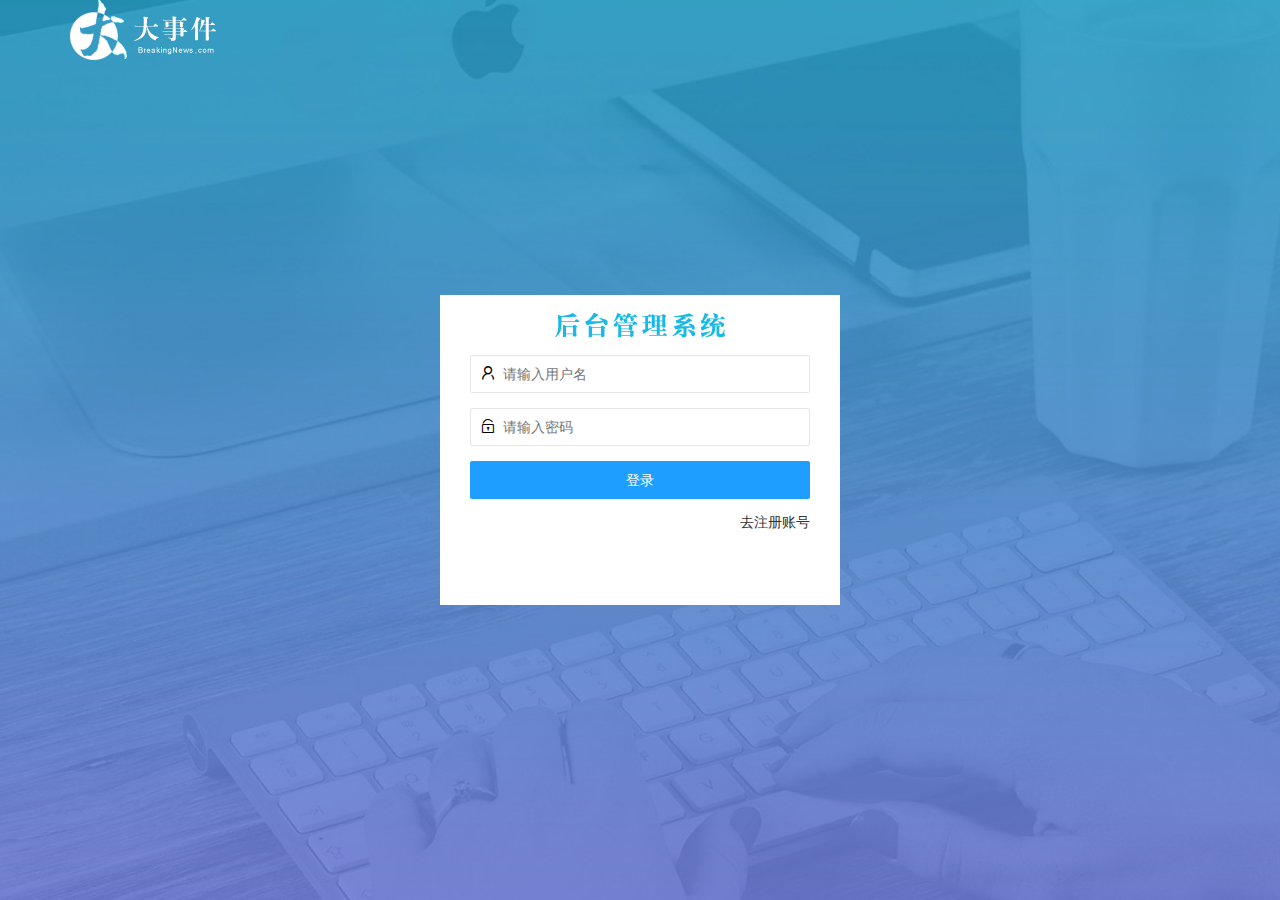
<file: login.html>
<!DOCTYPE html>
<html lang="en">

<head>
    <meta charset="UTF-8">
    <meta http-equiv="X-UA-Compatible" content="IE=edge">
    <meta name="viewport" content="width=device-width, initial-scale=1.0">
    <title>Document</title>
    <!-- 导入东西 -->

    <link rel="stylesheet" href="/assets/lib/layui/css/layui.css">
    <link rel="stylesheet" href="/assets/css/login.css">
</head>

<body>
    <!-- logo -->
    <div class="layui-main">
        <img src="/assets/images/logo.png" alt="">
    </div>
    <!-- 登录界面 -->
    <div class="loginAndRegBox">
        <div class="title-box"></div>
        <!--  登录的div -->
        <div class="login-box">
            <form class="layui-form" id="form_login">
                <div class="layui-form-item">
                    <i class="layui-icon layui-icon-username"></i>
                    <input type="text" name="username" required lay-verify="required" placeholder="请输入用户名" autocomplete="off" class="layui-input">
                </div>
                <div class="layui-form-item">
                    <i class="layui-icon layui-icon-password"></i>
                    <input type="password" name="password" required lay-verify="required|pwd" placeholder="请输入密码" autocomplete="off" class="layui-input">
                </div>
                <div class="layui-form-item">
                    <button class="layui-btn layui-btn-fluid layui-btn-normal" lay-submit lay-filter=" formDemo ">登录</button>
                </div>
                <div class="layui-form-item links ">
                    <a href="javascript:;" id="link_reg">去注册账号</a>
                </div>
                <!-- 在表单里面layUI有了这个layui-form-item 类名就可以独占一行了 -->
            </form>


        </div>
        <!-- 注册的div -->
        <div class="reg-box">
            <form class="layui-form" id="form_reg">
                <div class="layui-form-item">
                    <i class="layui-icon layui-icon-username"></i>
                    <input type="text" name="username" required lay-verify="" placeholder="请输入用户名" autocomplete="off" class="layui-input">
                </div>
                <div class="layui-form-item">
                    <i class="layui-icon layui-icon-password"></i>
                    <input type="password" name="password" required lay-verify="required|pwd" placeholder="请输入密码" autocomplete="off" class="layui-input">
                </div>
                <div class="layui-form-item">
                    <i class="layui-icon layui-icon-password"></i>
                    <input type="password" name="repassword" required lay-verify="required|repwd" placeholder="请再次输入密码" autocomplete="off" class="layui-input">
                </div>
                <div class="layui-form-item">
                    <button class="layui-btn layui-btn-fluid layui-btn-normal" lay-submit lay-filter=" formDemo ">注册</button>
                </div>
                <div class="layui-form-item links ">
                    <a href="javascript:;" id="link_login">去登录</a>
                </div>
                <!-- 在表单里面layUI有了这个layui-form-item 类名就可以独占一行了 -->
            </form>
        </div>
    </div>
    <script src="/assets/lib/layui/layui.all.js"></script>

    <script src="/assets/lib/jquery.js "></script>

    <script src="/assets/js/baseAPI.js"></script>
    <!--     注意要最后导入自己的js文件 -->
    <script src="/assets/js/login.js "></script>

</body>

</html>
</file>
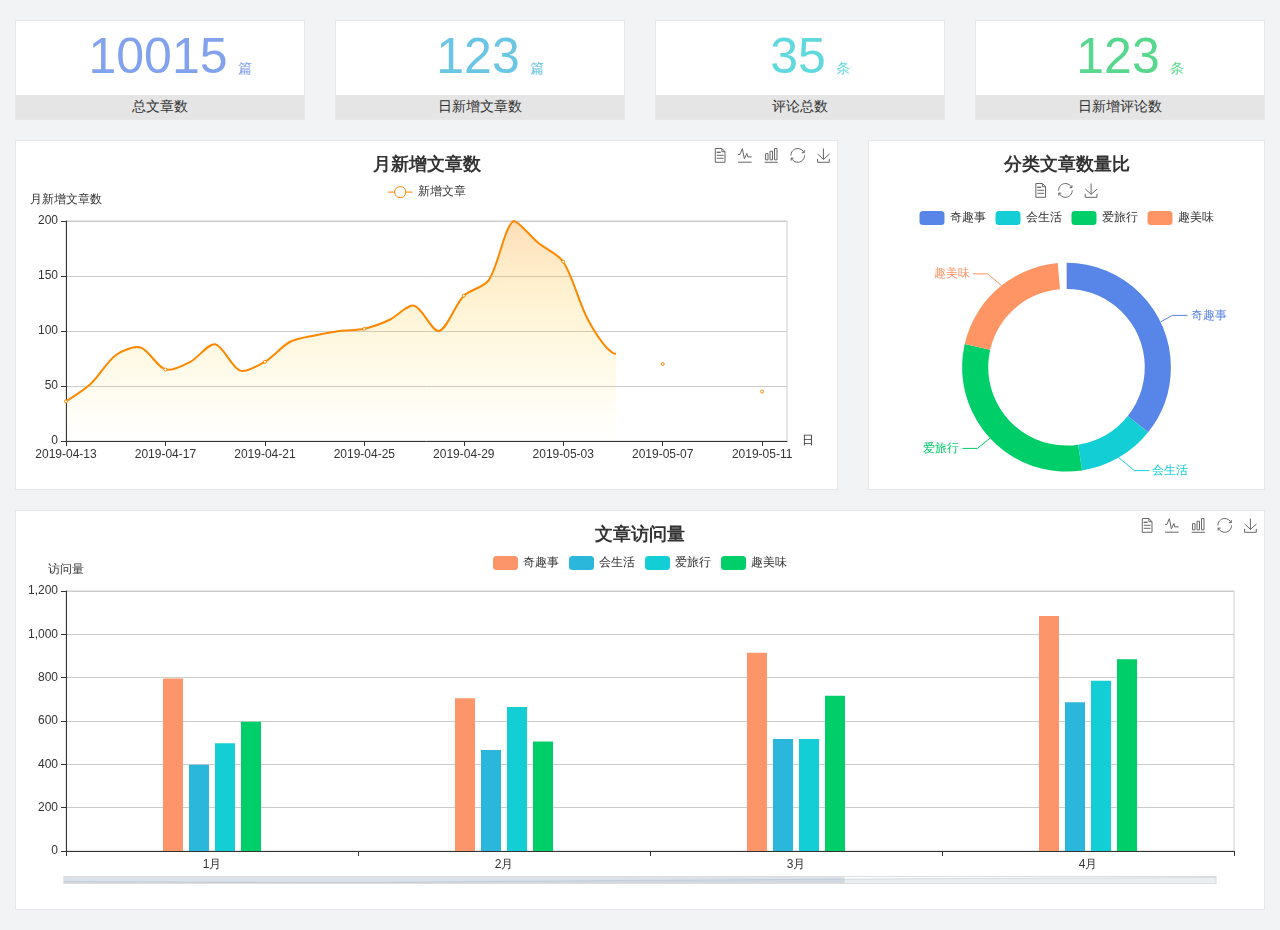
<file: home/dashboard.html>
<!DOCTYPE html>
<html lang="en">

<head>
  <meta charset="UTF-8">
  <meta name="viewport" content="width=device-width, initial-scale=1.0">
  <meta http-equiv="X-UA-Compatible" content="ie=edge">
  <title>图表统计</title>
  <link rel="stylesheet" href="../../assets/lib/bootstrap.css" />
  <link rel="stylesheet" href="../../assets/lib/main.css" />
  <script src="../../assets/lib/jquery.js"></script>
  <script type="text/javascript" src="../../assets/lib/echarts.min.js"></script>
</head>

<body>
  <div class="container-fluid">
    <div class="row spannel_list">
      <div class="col-sm-3 col-xs-6">
        <div class="spannel">
          <em>10015</em><span>篇</span>
          <b>总文章数</b>
        </div>
      </div>
      <div class="col-sm-3 col-xs-6">
        <div class="spannel scolor01">
          <em>123</em><span>篇</span>
          <b>日新增文章数</b>
        </div>
      </div>
      <div class="col-sm-3 col-xs-6">
        <div class="spannel scolor02">
          <em>35</em><span>条</span>
          <b>评论总数</b>
        </div>
      </div>
      <div class="col-sm-3 col-xs-6">
        <div class="spannel scolor03">
          <em>123</em><span>条</span>
          <b>日新增评论数</b>
        </div>
      </div>
    </div>
  </div>

  <div class="container-fluid">
    <div class="row curve-pie">
      <div class="col-lg-8 col-md-8">
        <div class="gragh_pannel" id="curve_show"></div>
      </div>
      <div class="col-lg-4 col-md-4">
        <div class="gragh_pannel" id="pie_show"></div>
      </div>
    </div>
  </div>

  <div class="container-fluid">
    <div class="column_pannel" id="column_show"></div>
  </div>

  <script>
    var oChart = echarts.init(document.getElementById('curve_show'));
    var aList_all = [
      { 'count': 36, 'date': '2019-04-13' },
      { 'count': 52, 'date': '2019-04-14' },
      { 'count': 78, 'date': '2019-04-15' },
      { 'count': 85, 'date': '2019-04-16' },
      { 'count': 65, 'date': '2019-04-17' },
      { 'count': 72, 'date': '2019-04-18' },
      { 'count': 88, 'date': '2019-04-19' },
      { 'count': 64, 'date': '2019-04-20' },
      { 'count': 72, 'date': '2019-04-21' },
      { 'count': 90, 'date': '2019-04-22' },
      { 'count': 96, 'date': '2019-04-23' },
      { 'count': 100, 'date': '2019-04-24' },
      { 'count': 102, 'date': '2019-04-25' },
      { 'count': 110, 'date': '2019-04-26' },
      { 'count': 123, 'date': '2019-04-27' },
      { 'count': 100, 'date': '2019-04-28' },
      { 'count': 132, 'date': '2019-04-29' },
      { 'count': 146, 'date': '2019-04-30' },
      { 'count': 200, 'date': '2019-05-01' },
      { 'count': 180, 'date': '2019-05-02' },
      { 'count': 163, 'date': '2019-05-03' },
      { 'count': 110, 'date': '2019-05-04' },
      { 'count': 80, 'date': '2019-05-05' },
      { 'count': 82, 'date': '2019-05-06' },
      { 'count': 70, 'date': '2019-05-07' },
      { 'count': 65, 'date': '2019-05-08' },
      { 'count': 54, 'date': '2019-05-09' },
      { 'count': 40, 'date': '2019-05-10' },
      { 'count': 45, 'date': '2019-05-11' },
      { 'count': 38, 'date': '2019-05-12' },
    ];

    let aCount = [];
    let aDate = [];

    for (var i = 0; i < aList_all.length; i++) {
      aCount.push(aList_all[i].count);
      aDate.push(aList_all[i].date);
    }

    var chartopt = {
      title: {
        text: '月新增文章数',
        left: 'center',
        top: '10'
      },
      tooltip: {
        trigger: 'axis'
      },
      legend: {
        data: ['新增文章'],
        top: '40'
      },
      toolbox: {
        show: true,
        feature: {
          mark: { show: true },
          dataView: { show: true, readOnly: false },
          magicType: { show: true, type: ['line', 'bar'] },
          restore: { show: true },
          saveAsImage: { show: true }
        }
      },
      calculable: true,
      xAxis: [
        {
          name: '日',
          type: 'category',
          boundaryGap: false,
          data: aDate
        }
      ],
      yAxis: [
        {
          name: '月新增文章数',
          type: 'value'
        }
      ],
      series: [
        {
          name: '新增文章',
          type: 'line',
          smooth: true,
          itemStyle: { normal: { areaStyle: { type: 'default' }, color: '#f80' }, lineStyle: { color: '#f80' } },
          data: aCount
        }],
      areaStyle: {
        normal: {
          color: new echarts.graphic.LinearGradient(0, 0, 0, 1, [{
            offset: 0,
            color: 'rgba(255,136,0,0.39)'
          }, {
            offset: .34,
            color: 'rgba(255,180,0,0.25)'
          }, {
            offset: 1,
            color: 'rgba(255,222,0,0.00)'
          }])

        }
      },
      grid: {
        show: true,
        x: 50,
        x2: 50,
        y: 80,
        height: 220
      }
    };

    oChart.setOption(chartopt);


    var oPie = echarts.init(document.getElementById('pie_show'));
    var oPieopt =
    {
      title: {
        top: 10,
        text: '分类文章数量比',
        x: 'center'
      },
      tooltip: {
        trigger: 'item',
        formatter: "{a} <br/>{b} : {c} ({d}%)"
      },
      color: ['#5885e8', '#13cfd5', '#00ce68', '#ff9565'],
      legend: {
        x: 'center',
        top: 65,
        data: ['奇趣事', '会生活', '爱旅行', '趣美味']
      },
      toolbox: {
        show: true,
        x: 'center',
        top: 35,
        feature: {
          mark: { show: true },
          dataView: { show: true, readOnly: false },
          magicType: {
            show: true,
            type: ['pie', 'funnel'],
            option: {
              funnel: {
                x: '25%',
                width: '50%',
                funnelAlign: 'left',
                max: 1548
              }
            }
          },
          restore: { show: true },
          saveAsImage: { show: true }
        }
      },
      calculable: true,
      series: [
        {
          name: '访问来源',
          type: 'pie',
          radius: ['45%', '60%'],
          center: ['50%', '65%'],
          data: [
            { value: 300, name: '奇趣事' },
            { value: 100, name: '会生活' },
            { value: 260, name: '爱旅行' },
            { value: 180, name: '趣美味' }
          ]
        }
      ]
    };
    oPie.setOption(oPieopt);



    var oColumn = this.echarts.init(document.getElementById('column_show'));
    var oColumnopt =
    {
      title: {
        text: '文章访问量',
        left: 'center',
        top: '10'
      },
      tooltip: {
        trigger: 'axis'
      },
      legend: {
        data: ['奇趣事', '会生活', '爱旅行', '趣美味'],
        top: '40'
      },
      toolbox: {
        show: true,
        feature: {
          mark: { show: true },
          dataView: { show: true, readOnly: false },
          magicType: { show: true, type: ['line', 'bar'] },
          restore: { show: true },
          saveAsImage: { show: true }
        }
      },
      calculable: true,
      xAxis: [
        {
          type: 'category',
          data: ['1月', '2月', '3月', '4月', '5月']
        }
      ],
      yAxis: [
        {
          name: '访问量',
          type: 'value'
        }
      ],
      series: [
        {
          name: '奇趣事',
          type: 'bar',
          barWidth: 20,
          itemStyle: {
            normal: { areaStyle: { type: 'default' }, color: '#fd956a' }
          },
          data: [800, 708, 920, 1090, 1200]
        },
        {
          name: '会生活',
          type: 'bar',
          barWidth: 20,
          itemStyle: {
            normal: { areaStyle: { type: 'default' }, color: '#2bb6db' }
          },
          data: [400, 468, 520, 690, 800]
        },
        {
          name: '爱旅行',
          type: 'bar',
          barWidth: 20,
          itemStyle: {
            normal: { areaStyle: { type: 'default' }, color: '#13cfd5' }
          },
          data: [500, 668, 520, 790, 900]
        },
        {
          name: '趣美味',
          type: 'bar',
          barWidth: 20,
          itemStyle: {
            normal: { areaStyle: { type: 'default' }, color: '#00ce68' }
          },
          data: [600, 508, 720, 890, 1000]
        }
      ],
      grid: {
        show: true,
        x: 50,
        x2: 30,
        y: 80,
        height: 260
      },
      dataZoom: [//给x轴设置滚动条
        {
          start: 0,//默认为0
          end: 100 - 1000 / 31,//默认为100
          type: 'slider',
          show: true,
          xAxisIndex: [0],
          handleSize: 0,//滑动条的 左右2个滑动条的大小
          height: 8,//组件高度
          left: 45, //左边的距离
          right: 50,//右边的距离
          bottom: 26,//右边的距离
          handleColor: '#ddd',//h滑动图标的颜色
          handleStyle: {
            borderColor: "#cacaca",
            borderWidth: "1",
            shadowBlur: 2,
            background: "#ddd",
            shadowColor: "#ddd",
          }
        }]
    };
    oColumn.setOption(oColumnopt);
  </script>
</body>

</html>
</file>
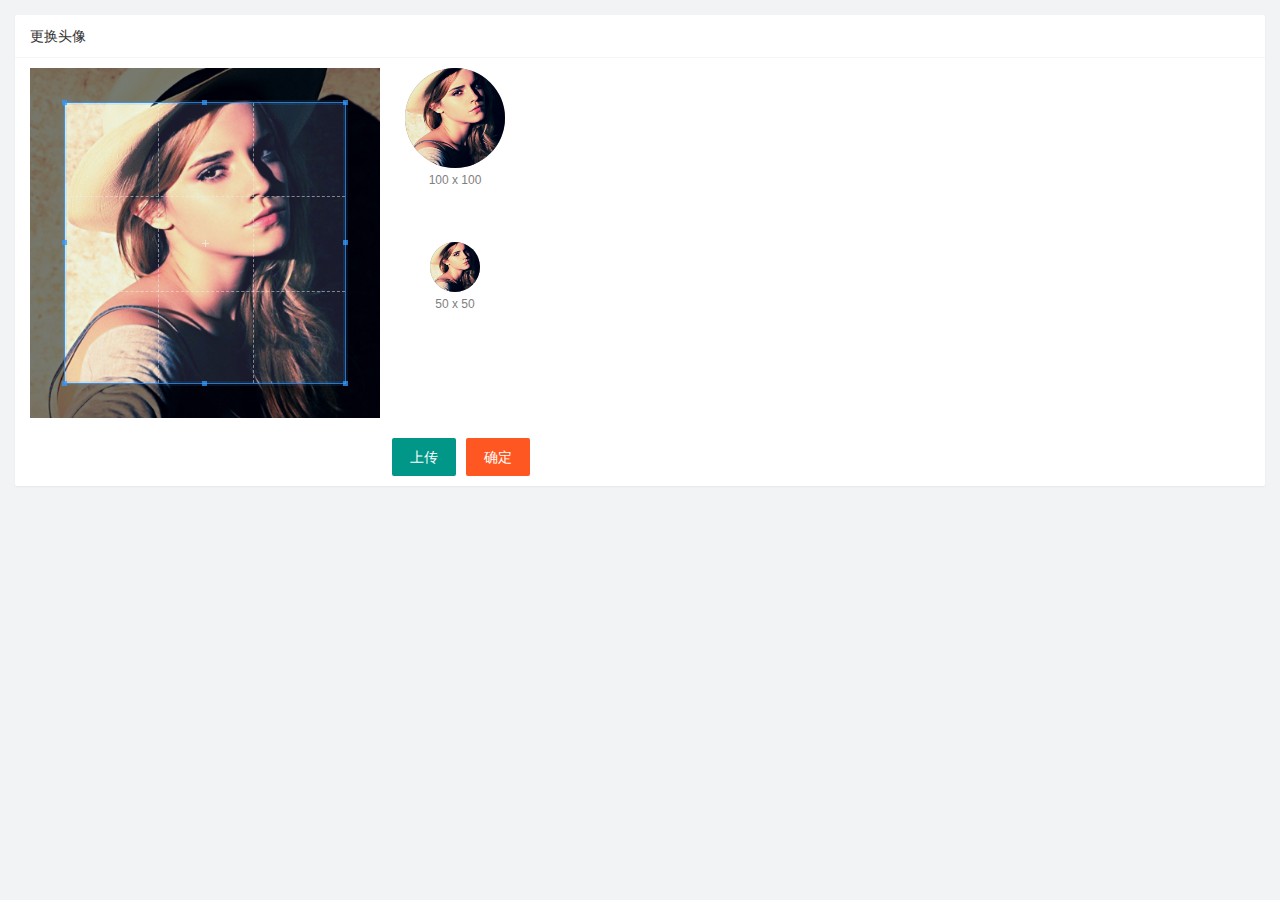
<file: user/user_avater.html>
<!DOCTYPE html>
<html lang="en">

<head>
    <meta charset="UTF-8">
    <meta http-equiv="X-UA-Compatible" content="IE=edge">
    <meta name="viewport" content="width=device-width, initial-scale=1.0">
    <title>Document</title>
    <link rel="stylesheet" href="/assets/lib/layui/css/layui.css">
    <link rel="stylesheet" href="/assets/lib/cropper/cropper.css" />
    <link rel="stylesheet" href="/assets/css/user/user_avater.css">

</head>

<body>
    <div class="layui-card">
        <div class="layui-card-header">更换头像</div>
        <div class="layui-card-body">
            <!-- 第一行的图片裁剪和预览区域 -->
            <div class="row1">
                <!-- 图片裁剪区域 -->
                <div class="cropper-box">
                    <!-- 这个 img 标签很重要，将来会把它初始化为裁剪区域 -->
                    <img id="image" src="/assets/images/sample.jpg" />
                </div>
                <!-- 图片的预览区域 -->
                <div class="preview-box">
                    <div>
                        <!-- 宽高为 100px 的预览区域 -->
                        <div class="img-preview w100"></div>
                        <p class="size">100 x 100</p>
                    </div>
                    <div>
                        <!-- 宽高为 50px 的预览区域 -->
                        <div class="img-preview w50"></div>
                        <p class="size">50 x 50</p>
                    </div>
                </div>
            </div>

            <!-- 第二行的按钮区域 -->
            <div class="row2">
                <input type="file" id='file' accept="image/png,image/jepg" />
                <button type="button" class="layui-btn" id="btnChooseImage">上传</button>
                <button type="button" class="layui-btn layui-btn-danger" id="btnUpload">确定</button>
            </div>
        </div>
    </div>

    <script src="/assets/lib/layui/layui.all.js"></script>
    <script src="/assets/lib/jquery.js"></script>
    <script src="/assets/lib/cropper/Cropper.js"></script>
    <script src="/assets/lib/cropper/jquery-cropper.js"></script>
    <script src="/assets/js/user/user_avater.js"></script>
</body>

</html>
</file>
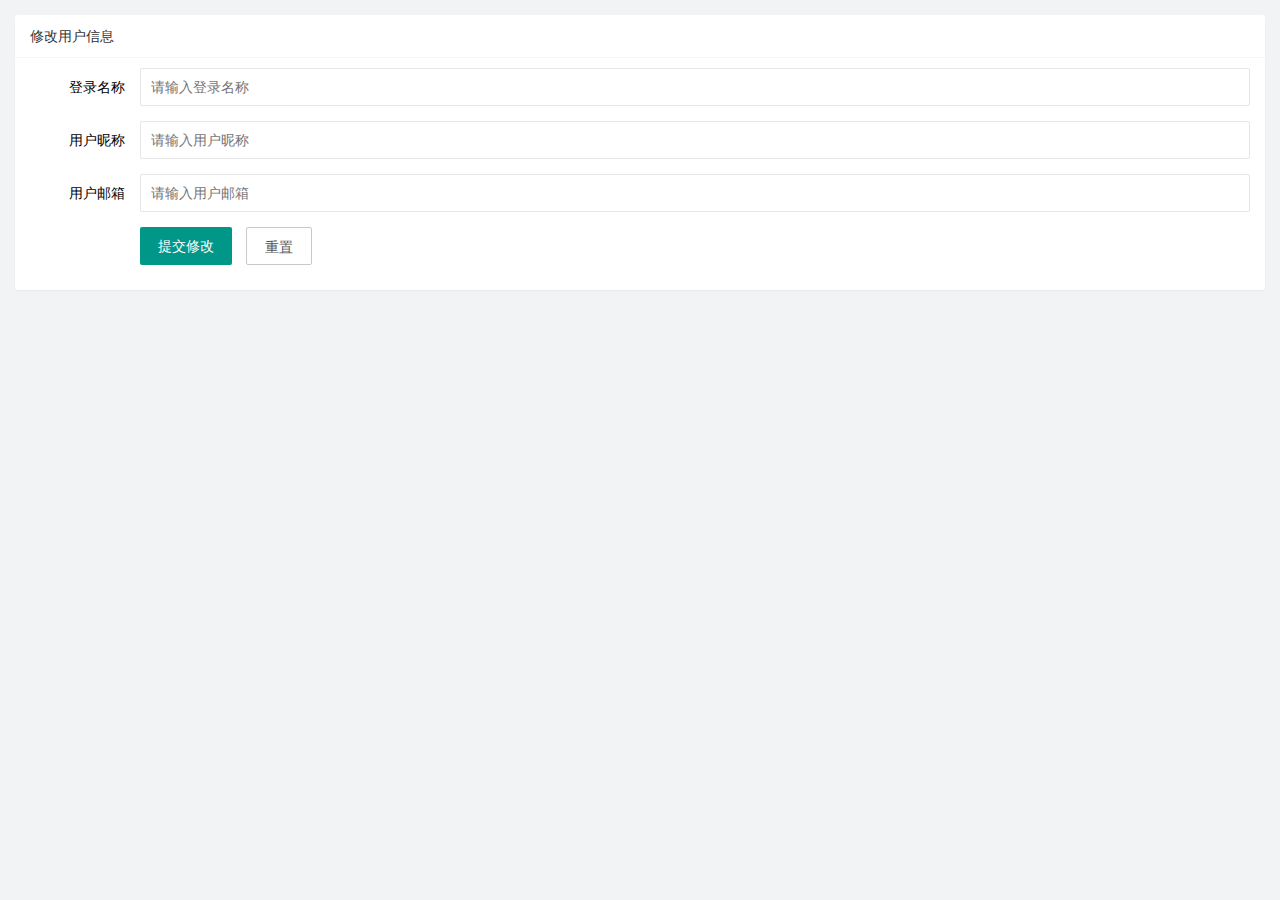
<file: user/user_info.html>
<!DOCTYPE html>
<html lang="en">

<head>
    <meta charset="UTF-8" />
    <meta name="viewport" content="width=device-width, initial-scale=1.0" />
    <title>Document</title>
    <!-- 导入 layui 的样式 -->
    <link rel="stylesheet" href="/assets/lib/layui/css/layui.css" />
    <!-- 导入自己的样式 -->
    <link rel="stylesheet" href="/assets/css/user/user_info.css" />
</head>

<body>
    <!-- 卡片区域 -->
    <div class="layui-card">
        <div class="layui-card-header">修改用户信息</div>
        <div class="layui-card-body">
            <!-- form 表单区域 -->
            <form class="layui-form" lay-filter="formUserInfo">
                <!-- 这是隐藏域 -->
                <input type="hidden" name="id" value="" />
                <div class="layui-form-item">
                    <label class="layui-form-label">登录名称</label>
                    <div class="layui-input-block">
                        <input type="text" name="username" required lay-verify="required" placeholder="请输入登录名称" autocomplete="off" class="layui-input" readonly />
                    </div>
                </div>
                <div class="layui-form-item">
                    <label class="layui-form-label">用户昵称</label>
                    <div class="layui-input-block">
                        <input type="text" name="nickname" required lay-verify="required|nickname" placeholder="请输入用户昵称" autocomplete="off" class="layui-input" />
                    </div>
                </div>
                <div class="layui-form-item">
                    <label class="layui-form-label">用户邮箱</label>
                    <div class="layui-input-block">
                        <input type="text" name="email" required lay-verify="required|email" placeholder="请输入用户邮箱" autocomplete="off" class="layui-input" />
                    </div>
                </div>
                <div class="layui-form-item">
                    <div class="layui-input-block">
                        <button class="layui-btn" lay-submit lay-filter="formDemo">提交修改</button>
                        <button type="reset" class="layui-btn layui-btn-primary" id="btnReset">重置</button>
                    </div>
                </div>
            </form>
        </div>
    </div>

    <!-- 导入 layui 的 js -->
    <script src="/assets/lib/layui/layui.all.js"></script>
    <!-- 导入 jquery -->
    <script src="/assets/lib/jquery.js"></script>
    <!-- 导入 baseAPI -->
    <script src="/assets/js/baseAPI.js"></script>
    <!-- 导入自己的 js -->
    <script src="/assets/js/user/user_info.js"></script>
</body>

</html>
</file>
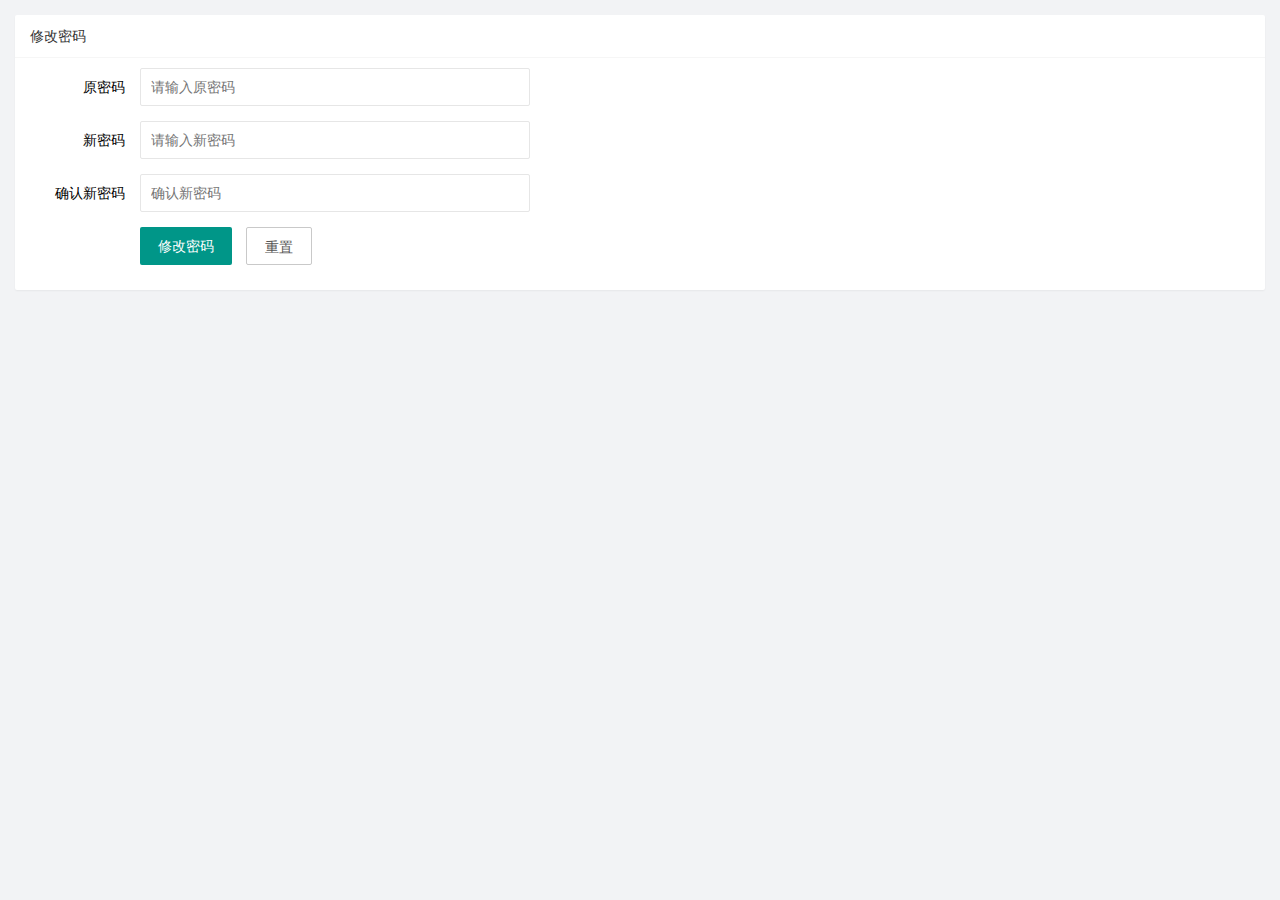
<file: user/user_pwd.html>
<!DOCTYPE html>
<html lang="en">

<head>
    <meta charset="UTF-8">
    <meta http-equiv="X-UA-Compatible" content="IE=edge">
    <meta name="viewport" content="width=device-width, initial-scale=1.0">
    <title>Document</title>
    <link rel="stylesheet" href="/assets/lib/layui/css/layui.css">
    <link rel="stylesheet" href="/assets/css/user/user_pwd.css">

</head>

<body>
    <div class="layui-card">
        <div class="layui-card-header">修改密码</div>
        <div class="layui-card-body">
            <form class="layui-form" action="">
                <div class="layui-form-item">
                    <label class="layui-form-label">原密码</label>
                    <div class="layui-input-block">
                        <input type="password" name="oldPwd" required lay-verify="required" placeholder="请输入原密码" autocomplete="off" class="layui-input">
                    </div>
                </div>
                <div class="layui-form-item">
                    <label class="layui-form-label">新密码</label>
                    <div class="layui-input-block">
                        <input type="password" name="newPwd" required lay-verify="required|samePwd" placeholder="请输入新密码" autocomplete="off" class="layui-input">
                    </div>
                </div>
                <div class="layui-form-item">
                    <label class="layui-form-label">确认新密码</label>
                    <div class="layui-input-block">
                        <input type="password" name="rePwd" required lay-verify="required|rePwd" placeholder="确认新密码" autocomplete="off" class="layui-input">
                    </div>
                </div>
                <div class="layui-form-item">
                    <div class="layui-input-block">
                        <button class="layui-btn" lay-submit lay-filter="formDemo">修改密码</button>
                        <button type="reset" class="layui-btn layui-btn-primary">重置</button>
                    </div>
                </div>


            </form>
        </div>
    </div>


    <script src="/assets/lib/layui/layui.all.js"></script>
    <script src="/assets/lib/jquery.js"></script>
    <script src="/assets/js/baseAPI.js"></script>
    <script src="/assets/js/user/user_pwd.js"></script>
</body>

</html>
</file>
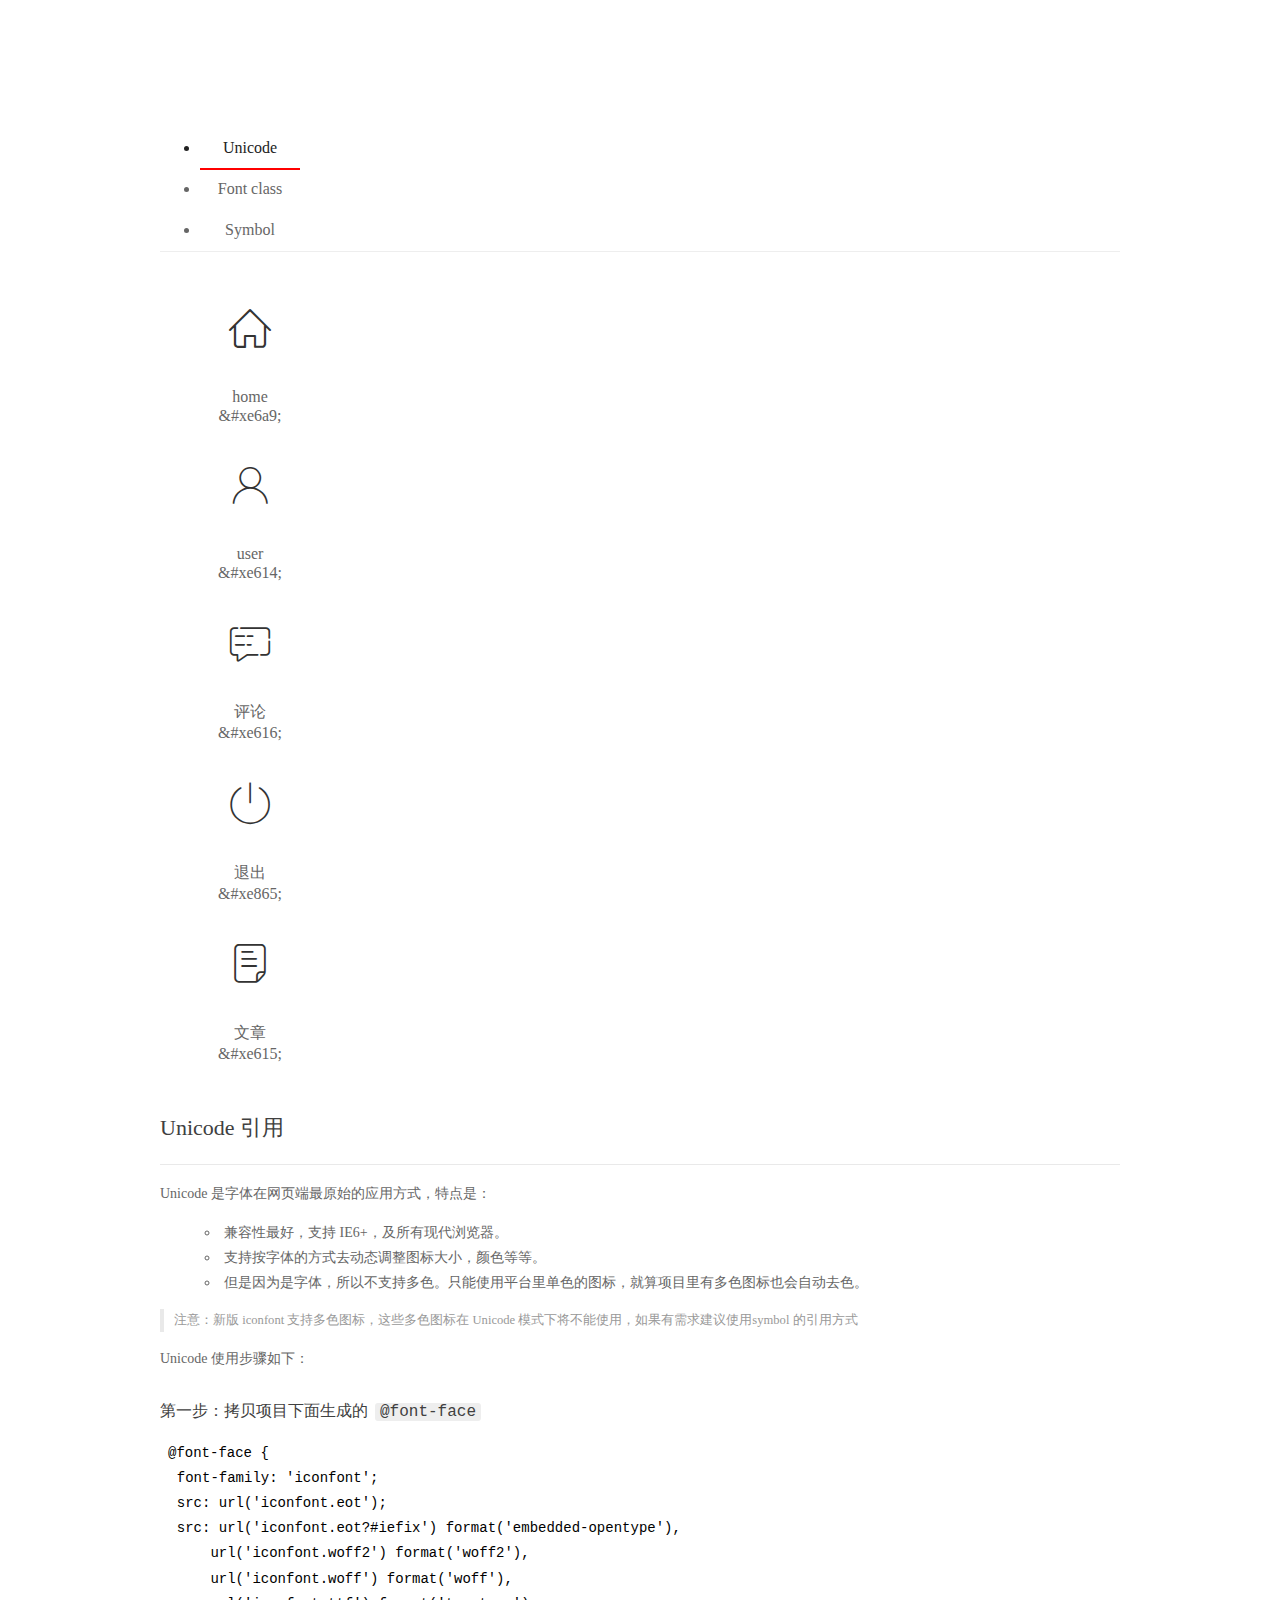
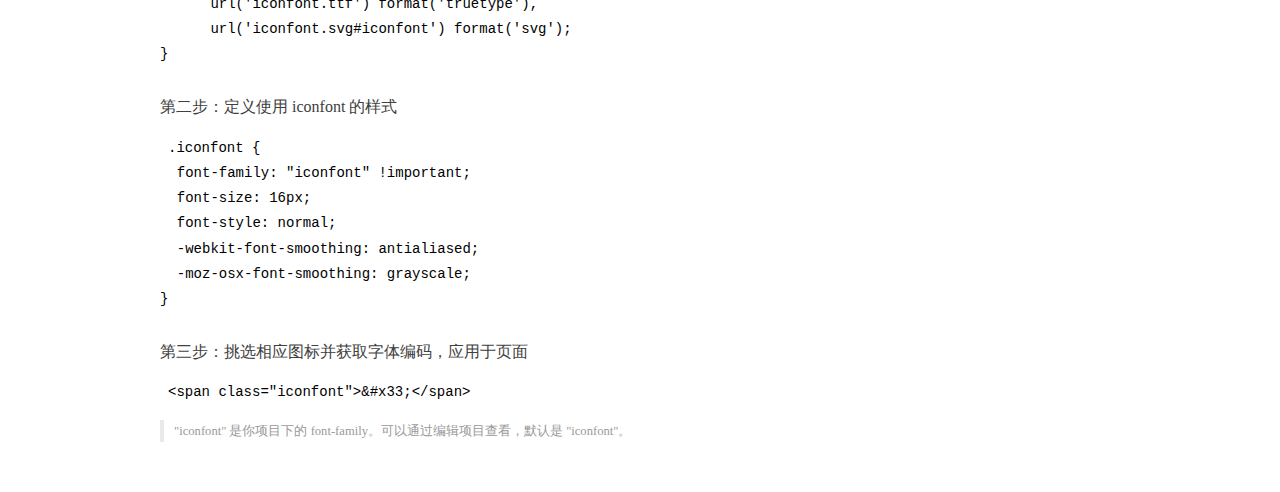
<file: assets/fonts/demo_index.html>
<!DOCTYPE html>
<html>
<head>
  <meta charset="utf-8"/>
  <title>IconFont Demo</title>
  <link rel="shortcut icon" href="https://gtms04.alicdn.com/tps/i4/TB1_oz6GVXXXXaFXpXXJDFnIXXX-64-64.ico" type="image/x-icon"/>
  <link rel="stylesheet" href="https://g.alicdn.com/thx/cube/1.3.2/cube.min.css">
  <link rel="stylesheet" href="demo.css">
  <link rel="stylesheet" href="iconfont.css">
  <script src="iconfont.js"></script>
  <!-- jQuery -->
  <script src="https://a1.alicdn.com/oss/uploads/2018/12/26/7bfddb60-08e8-11e9-9b04-53e73bb6408b.js"></script>
  <!-- 代码高亮 -->
  <script src="https://a1.alicdn.com/oss/uploads/2018/12/26/a3f714d0-08e6-11e9-8a15-ebf944d7534c.js"></script>
</head>
<body>
  <div class="main">
    <h1 class="logo"><a href="https://www.iconfont.cn/" title="iconfont 首页" target="_blank">&#xe86b;</a></h1>
    <div class="nav-tabs">
      <ul id="tabs" class="dib-box">
        <li class="dib active"><span>Unicode</span></li>
        <li class="dib"><span>Font class</span></li>
        <li class="dib"><span>Symbol</span></li>
      </ul>
      
    </div>
    <div class="tab-container">
      <div class="content unicode" style="display: block;">
          <ul class="icon_lists dib-box">
          
            <li class="dib">
              <span class="icon iconfont">&#xe6a9;</span>
                <div class="name">home</div>
                <div class="code-name">&amp;#xe6a9;</div>
              </li>
          
            <li class="dib">
              <span class="icon iconfont">&#xe614;</span>
                <div class="name">user</div>
                <div class="code-name">&amp;#xe614;</div>
              </li>
          
            <li class="dib">
              <span class="icon iconfont">&#xe616;</span>
                <div class="name">评论</div>
                <div class="code-name">&amp;#xe616;</div>
              </li>
          
            <li class="dib">
              <span class="icon iconfont">&#xe865;</span>
                <div class="name">退出</div>
                <div class="code-name">&amp;#xe865;</div>
              </li>
          
            <li class="dib">
              <span class="icon iconfont">&#xe615;</span>
                <div class="name">文章</div>
                <div class="code-name">&amp;#xe615;</div>
              </li>
          
          </ul>
          <div class="article markdown">
          <h2 id="unicode-">Unicode 引用</h2>
          <hr>

          <p>Unicode 是字体在网页端最原始的应用方式，特点是：</p>
          <ul>
            <li>兼容性最好，支持 IE6+，及所有现代浏览器。</li>
            <li>支持按字体的方式去动态调整图标大小，颜色等等。</li>
            <li>但是因为是字体，所以不支持多色。只能使用平台里单色的图标，就算项目里有多色图标也会自动去色。</li>
          </ul>
          <blockquote>
            <p>注意：新版 iconfont 支持多色图标，这些多色图标在 Unicode 模式下将不能使用，如果有需求建议使用symbol 的引用方式</p>
          </blockquote>
          <p>Unicode 使用步骤如下：</p>
          <h3 id="-font-face">第一步：拷贝项目下面生成的 <code>@font-face</code></h3>
<pre><code class="language-css"
>@font-face {
  font-family: 'iconfont';
  src: url('iconfont.eot');
  src: url('iconfont.eot?#iefix') format('embedded-opentype'),
      url('iconfont.woff2') format('woff2'),
      url('iconfont.woff') format('woff'),
      url('iconfont.ttf') format('truetype'),
      url('iconfont.svg#iconfont') format('svg');
}
</code></pre>
          <h3 id="-iconfont-">第二步：定义使用 iconfont 的样式</h3>
<pre><code class="language-css"
>.iconfont {
  font-family: "iconfont" !important;
  font-size: 16px;
  font-style: normal;
  -webkit-font-smoothing: antialiased;
  -moz-osx-font-smoothing: grayscale;
}
</code></pre>
          <h3 id="-">第三步：挑选相应图标并获取字体编码，应用于页面</h3>
<pre>
<code class="language-html"
>&lt;span class="iconfont"&gt;&amp;#x33;&lt;/span&gt;
</code></pre>
          <blockquote>
            <p>"iconfont" 是你项目下的 font-family。可以通过编辑项目查看，默认是 "iconfont"。</p>
          </blockquote>
          </div>
      </div>
      <div class="content font-class">
        <ul class="icon_lists dib-box">
          
          <li class="dib">
            <span class="icon iconfont icon-home"></span>
            <div class="name">
              home
            </div>
            <div class="code-name">.icon-home
            </div>
          </li>
          
          <li class="dib">
            <span class="icon iconfont icon-user"></span>
            <div class="name">
              user
            </div>
            <div class="code-name">.icon-user
            </div>
          </li>
          
          <li class="dib">
            <span class="icon iconfont icon-pinglun"></span>
            <div class="name">
              评论
            </div>
            <div class="code-name">.icon-pinglun
            </div>
          </li>
          
          <li class="dib">
            <span class="icon iconfont icon-tuichu"></span>
            <div class="name">
              退出
            </div>
            <div class="code-name">.icon-tuichu
            </div>
          </li>
          
          <li class="dib">
            <span class="icon iconfont icon-16"></span>
            <div class="name">
              文章
            </div>
            <div class="code-name">.icon-16
            </div>
          </li>
          
        </ul>
        <div class="article markdown">
        <h2 id="font-class-">font-class 引用</h2>
        <hr>

        <p>font-class 是 Unicode 使用方式的一种变种，主要是解决 Unicode 书写不直观，语意不明确的问题。</p>
        <p>与 Unicode 使用方式相比，具有如下特点：</p>
        <ul>
          <li>兼容性良好，支持 IE8+，及所有现代浏览器。</li>
          <li>相比于 Unicode 语意明确，书写更直观。可以很容易分辨这个 icon 是什么。</li>
          <li>因为使用 class 来定义图标，所以当要替换图标时，只需要修改 class 里面的 Unicode 引用。</li>
          <li>不过因为本质上还是使用的字体，所以多色图标还是不支持的。</li>
        </ul>
        <p>使用步骤如下：</p>
        <h3 id="-fontclass-">第一步：引入项目下面生成的 fontclass 代码：</h3>
<pre><code class="language-html">&lt;link rel="stylesheet" href="./iconfont.css"&gt;
</code></pre>
        <h3 id="-">第二步：挑选相应图标并获取类名，应用于页面：</h3>
<pre><code class="language-html">&lt;span class="iconfont icon-xxx"&gt;&lt;/span&gt;
</code></pre>
        <blockquote>
          <p>"
            iconfont" 是你项目下的 font-family。可以通过编辑项目查看，默认是 "iconfont"。</p>
        </blockquote>
      </div>
      </div>
      <div class="content symbol">
          <ul class="icon_lists dib-box">
          
            <li class="dib">
                <svg class="icon svg-icon" aria-hidden="true">
                  <use xlink:href="#icon-home"></use>
                </svg>
                <div class="name">home</div>
                <div class="code-name">#icon-home</div>
            </li>
          
            <li class="dib">
                <svg class="icon svg-icon" aria-hidden="true">
                  <use xlink:href="#icon-user"></use>
                </svg>
                <div class="name">user</div>
                <div class="code-name">#icon-user</div>
            </li>
          
            <li class="dib">
                <svg class="icon svg-icon" aria-hidden="true">
                  <use xlink:href="#icon-pinglun"></use>
                </svg>
                <div class="name">评论</div>
                <div class="code-name">#icon-pinglun</div>
            </li>
          
            <li class="dib">
                <svg class="icon svg-icon" aria-hidden="true">
                  <use xlink:href="#icon-tuichu"></use>
                </svg>
                <div class="name">退出</div>
                <div class="code-name">#icon-tuichu</div>
            </li>
          
            <li class="dib">
                <svg class="icon svg-icon" aria-hidden="true">
                  <use xlink:href="#icon-16"></use>
                </svg>
                <div class="name">文章</div>
                <div class="code-name">#icon-16</div>
            </li>
          
          </ul>
          <div class="article markdown">
          <h2 id="symbol-">Symbol 引用</h2>
          <hr>

          <p>这是一种全新的使用方式，应该说这才是未来的主流，也是平台目前推荐的用法。相关介绍可以参考这篇<a href="">文章</a>
            这种用法其实是做了一个 SVG 的集合，与另外两种相比具有如下特点：</p>
          <ul>
            <li>支持多色图标了，不再受单色限制。</li>
            <li>通过一些技巧，支持像字体那样，通过 <code>font-size</code>, <code>color</code> 来调整样式。</li>
            <li>兼容性较差，支持 IE9+，及现代浏览器。</li>
            <li>浏览器渲染 SVG 的性能一般，还不如 png。</li>
          </ul>
          <p>使用步骤如下：</p>
          <h3 id="-symbol-">第一步：引入项目下面生成的 symbol 代码：</h3>
<pre><code class="language-html">&lt;script src="./iconfont.js"&gt;&lt;/script&gt;
</code></pre>
          <h3 id="-css-">第二步：加入通用 CSS 代码（引入一次就行）：</h3>
<pre><code class="language-html">&lt;style&gt;
.icon {
  width: 1em;
  height: 1em;
  vertical-align: -0.15em;
  fill: currentColor;
  overflow: hidden;
}
&lt;/style&gt;
</code></pre>
          <h3 id="-">第三步：挑选相应图标并获取类名，应用于页面：</h3>
<pre><code class="language-html">&lt;svg class="icon" aria-hidden="true"&gt;
  &lt;use xlink:href="#icon-xxx"&gt;&lt;/use&gt;
&lt;/svg&gt;
</code></pre>
          </div>
      </div>

    </div>
  </div>
  <script>
  $(document).ready(function () {
      $('.tab-container .content:first').show()

      $('#tabs li').click(function (e) {
        var tabContent = $('.tab-container .content')
        var index = $(this).index()

        if ($(this).hasClass('active')) {
          return
        } else {
          $('#tabs li').removeClass('active')
          $(this).addClass('active')

          tabContent.hide().eq(index).fadeIn()
        }
      })
    })
  </script>
</body>
</html>
</file>
<file: assets/lib/layui/css/layui.css>
/** layui-v2.5.5 MIT License By https://www.layui.com */
 .layui-inline,img{display:inline-block;vertical-align:middle}h1,h2,h3,h4,h5,h6{font-weight:400}.layui-edge,.layui-header,.layui-inline,.layui-main{position:relative}.layui-body,.layui-edge,.layui-elip{overflow:hidden}.layui-btn,.layui-edge,.layui-inline,img{vertical-align:middle}.layui-btn,.layui-disabled,.layui-icon,.layui-unselect{-moz-user-select:none;-webkit-user-select:none;-ms-user-select:none}.layui-elip,.layui-form-checkbox span,.layui-form-pane .layui-form-label{text-overflow:ellipsis;white-space:nowrap}.layui-breadcrumb,.layui-tree-btnGroup{visibility:hidden}blockquote,body,button,dd,div,dl,dt,form,h1,h2,h3,h4,h5,h6,input,li,ol,p,pre,td,textarea,th,ul{margin:0;padding:0;-webkit-tap-highlight-color:rgba(0,0,0,0)}a:active,a:hover{outline:0}img{border:none}li{list-style:none}table{border-collapse:collapse;border-spacing:0}h4,h5,h6{font-size:100%}button,input,optgroup,option,select,textarea{font-family:inherit;font-size:inherit;font-style:inherit;font-weight:inherit;outline:0}pre{white-space:pre-wrap;white-space:-moz-pre-wrap;white-space:-pre-wrap;white-space:-o-pre-wrap;word-wrap:break-word}body{line-height:24px;font:14px Helvetica Neue,Helvetica,PingFang SC,Tahoma,Arial,sans-serif}hr{height:1px;margin:10px 0;border:0;clear:both}a{color:#333;text-decoration:none}a:hover{color:#777}a cite{font-style:normal;*cursor:pointer}.layui-border-box,.layui-border-box *{box-sizing:border-box}.layui-box,.layui-box *{box-sizing:content-box}.layui-clear{clear:both;*zoom:1}.layui-clear:after{content:'\20';clear:both;*zoom:1;display:block;height:0}.layui-inline{*display:inline;*zoom:1}.layui-edge{display:inline-block;width:0;height:0;border-width:6px;border-style:dashed;border-color:transparent}.layui-edge-top{top:-4px;border-bottom-color:#999;border-bottom-style:solid}.layui-edge-right{border-left-color:#999;border-left-style:solid}.layui-edge-bottom{top:2px;border-top-color:#999;border-top-style:solid}.layui-edge-left{border-right-color:#999;border-right-style:solid}.layui-disabled,.layui-disabled:hover{color:#d2d2d2!important;cursor:not-allowed!important}.layui-circle{border-radius:100%}.layui-show{display:block!important}.layui-hide{display:none!important}@font-face{font-family:layui-icon;src:url(../font/iconfont.eot?v=250);src:url(../font/iconfont.eot?v=250#iefix) format('embedded-opentype'),url(../font/iconfont.woff2?v=250) format('woff2'),url(../font/iconfont.woff?v=250) format('woff'),url(../font/iconfont.ttf?v=250) format('truetype'),url(../font/iconfont.svg?v=250#layui-icon) format('svg')}.layui-icon{font-family:layui-icon!important;font-size:16px;font-style:normal;-webkit-font-smoothing:antialiased;-moz-osx-font-smoothing:grayscale}.layui-icon-reply-fill:before{content:"\e611"}.layui-icon-set-fill:before{content:"\e614"}.layui-icon-menu-fill:before{content:"\e60f"}.layui-icon-search:before{content:"\e615"}.layui-icon-share:before{content:"\e641"}.layui-icon-set-sm:before{content:"\e620"}.layui-icon-engine:before{content:"\e628"}.layui-icon-close:before{content:"\1006"}.layui-icon-close-fill:before{content:"\1007"}.layui-icon-chart-screen:before{content:"\e629"}.layui-icon-star:before{content:"\e600"}.layui-icon-circle-dot:before{content:"\e617"}.layui-icon-chat:before{content:"\e606"}.layui-icon-release:before{content:"\e609"}.layui-icon-list:before{content:"\e60a"}.layui-icon-chart:before{content:"\e62c"}.layui-icon-ok-circle:before{content:"\1005"}.layui-icon-layim-theme:before{content:"\e61b"}.layui-icon-table:before{content:"\e62d"}.layui-icon-right:before{content:"\e602"}.layui-icon-left:before{content:"\e603"}.layui-icon-cart-simple:before{content:"\e698"}.layui-icon-face-cry:before{content:"\e69c"}.layui-icon-face-smile:before{content:"\e6af"}.layui-icon-survey:before{content:"\e6b2"}.layui-icon-tree:before{content:"\e62e"}.layui-icon-upload-circle:before{content:"\e62f"}.layui-icon-add-circle:before{content:"\e61f"}.layui-icon-download-circle:before{content:"\e601"}.layui-icon-templeate-1:before{content:"\e630"}.layui-icon-util:before{content:"\e631"}.layui-icon-face-surprised:before{content:"\e664"}.layui-icon-edit:before{content:"\e642"}.layui-icon-speaker:before{content:"\e645"}.layui-icon-down:before{content:"\e61a"}.layui-icon-file:before{content:"\e621"}.layui-icon-layouts:before{content:"\e632"}.layui-icon-rate-half:before{content:"\e6c9"}.layui-icon-add-circle-fine:before{content:"\e608"}.layui-icon-prev-circle:before{content:"\e633"}.layui-icon-read:before{content:"\e705"}.layui-icon-404:before{content:"\e61c"}.layui-icon-carousel:before{content:"\e634"}.layui-icon-help:before{content:"\e607"}.layui-icon-code-circle:before{content:"\e635"}.layui-icon-water:before{content:"\e636"}.layui-icon-username:before{content:"\e66f"}.layui-icon-find-fill:before{content:"\e670"}.layui-icon-about:before{content:"\e60b"}.layui-icon-location:before{content:"\e715"}.layui-icon-up:before{content:"\e619"}.layui-icon-pause:before{content:"\e651"}.layui-icon-date:before{content:"\e637"}.layui-icon-layim-uploadfile:before{content:"\e61d"}.layui-icon-delete:before{content:"\e640"}.layui-icon-play:before{content:"\e652"}.layui-icon-top:before{content:"\e604"}.layui-icon-friends:before{content:"\e612"}.layui-icon-refresh-3:before{content:"\e9aa"}.layui-icon-ok:before{content:"\e605"}.layui-icon-layer:before{content:"\e638"}.layui-icon-face-smile-fine:before{content:"\e60c"}.layui-icon-dollar:before{content:"\e659"}.layui-icon-group:before{content:"\e613"}.layui-icon-layim-download:before{content:"\e61e"}.layui-icon-picture-fine:before{content:"\e60d"}.layui-icon-link:before{content:"\e64c"}.layui-icon-diamond:before{content:"\e735"}.layui-icon-log:before{content:"\e60e"}.layui-icon-rate-solid:before{content:"\e67a"}.layui-icon-fonts-del:before{content:"\e64f"}.layui-icon-unlink:before{content:"\e64d"}.layui-icon-fonts-clear:before{content:"\e639"}.layui-icon-triangle-r:before{content:"\e623"}.layui-icon-circle:before{content:"\e63f"}.layui-icon-radio:before{content:"\e643"}.layui-icon-align-center:before{content:"\e647"}.layui-icon-align-right:before{content:"\e648"}.layui-icon-align-left:before{content:"\e649"}.layui-icon-loading-1:before{content:"\e63e"}.layui-icon-return:before{content:"\e65c"}.layui-icon-fonts-strong:before{content:"\e62b"}.layui-icon-upload:before{content:"\e67c"}.layui-icon-dialogue:before{content:"\e63a"}.layui-icon-video:before{content:"\e6ed"}.layui-icon-headset:before{content:"\e6fc"}.layui-icon-cellphone-fine:before{content:"\e63b"}.layui-icon-add-1:before{content:"\e654"}.layui-icon-face-smile-b:before{content:"\e650"}.layui-icon-fonts-html:before{content:"\e64b"}.layui-icon-form:before{content:"\e63c"}.layui-icon-cart:before{content:"\e657"}.layui-icon-camera-fill:before{content:"\e65d"}.layui-icon-tabs:before{content:"\e62a"}.layui-icon-fonts-code:before{content:"\e64e"}.layui-icon-fire:before{content:"\e756"}.layui-icon-set:before{content:"\e716"}.layui-icon-fonts-u:before{content:"\e646"}.layui-icon-triangle-d:before{content:"\e625"}.layui-icon-tips:before{content:"\e702"}.layui-icon-picture:before{content:"\e64a"}.layui-icon-more-vertical:before{content:"\e671"}.layui-icon-flag:before{content:"\e66c"}.layui-icon-loading:before{content:"\e63d"}.layui-icon-fonts-i:before{content:"\e644"}.layui-icon-refresh-1:before{content:"\e666"}.layui-icon-rmb:before{content:"\e65e"}.layui-icon-home:before{content:"\e68e"}.layui-icon-user:before{content:"\e770"}.layui-icon-notice:before{content:"\e667"}.layui-icon-login-weibo:before{content:"\e675"}.layui-icon-voice:before{content:"\e688"}.layui-icon-upload-drag:before{content:"\e681"}.layui-icon-login-qq:before{content:"\e676"}.layui-icon-snowflake:before{content:"\e6b1"}.layui-icon-file-b:before{content:"\e655"}.layui-icon-template:before{content:"\e663"}.layui-icon-auz:before{content:"\e672"}.layui-icon-console:before{content:"\e665"}.layui-icon-app:before{content:"\e653"}.layui-icon-prev:before{content:"\e65a"}.layui-icon-website:before{content:"\e7ae"}.layui-icon-next:before{content:"\e65b"}.layui-icon-component:before{content:"\e857"}.layui-icon-more:before{content:"\e65f"}.layui-icon-login-wechat:before{content:"\e677"}.layui-icon-shrink-right:before{content:"\e668"}.layui-icon-spread-left:before{content:"\e66b"}.layui-icon-camera:before{content:"\e660"}.layui-icon-note:before{content:"\e66e"}.layui-icon-refresh:before{content:"\e669"}.layui-icon-female:before{content:"\e661"}.layui-icon-male:before{content:"\e662"}.layui-icon-password:before{content:"\e673"}.layui-icon-senior:before{content:"\e674"}.layui-icon-theme:before{content:"\e66a"}.layui-icon-tread:before{content:"\e6c5"}.layui-icon-praise:before{content:"\e6c6"}.layui-icon-star-fill:before{content:"\e658"}.layui-icon-rate:before{content:"\e67b"}.layui-icon-template-1:before{content:"\e656"}.layui-icon-vercode:before{content:"\e679"}.layui-icon-cellphone:before{content:"\e678"}.layui-icon-screen-full:before{content:"\e622"}.layui-icon-screen-restore:before{content:"\e758"}.layui-icon-cols:before{content:"\e610"}.layui-icon-export:before{content:"\e67d"}.layui-icon-print:before{content:"\e66d"}.layui-icon-slider:before{content:"\e714"}.layui-icon-addition:before{content:"\e624"}.layui-icon-subtraction:before{content:"\e67e"}.layui-icon-service:before{content:"\e626"}.layui-icon-transfer:before{content:"\e691"}.layui-main{width:1140px;margin:0 auto}.layui-header{z-index:1000;height:60px}.layui-header a:hover{transition:all .5s;-webkit-transition:all .5s}.layui-side{position:fixed;left:0;top:0;bottom:0;z-index:999;width:200px;overflow-x:hidden}.layui-side-scroll{position:relative;width:220px;height:100%;overflow-x:hidden}.layui-body{position:absolute;left:200px;right:0;top:0;bottom:0;z-index:998;width:auto;overflow-y:auto;box-sizing:border-box}.layui-layout-body{overflow:hidden}.layui-layout-admin .layui-header{background-color:#23262E}.layui-layout-admin .layui-side{top:60px;width:200px;overflow-x:hidden}.layui-layout-admin .layui-body{position:fixed;top:60px;bottom:44px}.layui-layout-admin .layui-main{width:auto;margin:0 15px}.layui-layout-admin .layui-footer{position:fixed;left:200px;right:0;bottom:0;height:44px;line-height:44px;padding:0 15px;background-color:#eee}.layui-layout-admin .layui-logo{position:absolute;left:0;top:0;width:200px;height:100%;line-height:60px;text-align:center;color:#009688;font-size:16px}.layui-layout-admin .layui-header .layui-nav{background:0 0}.layui-layout-left{position:absolute!important;left:200px;top:0}.layui-layout-right{position:absolute!important;right:0;top:0}.layui-container{position:relative;margin:0 auto;padding:0 15px;box-sizing:border-box}.layui-fluid{position:relative;margin:0 auto;padding:0 15px}.layui-row:after,.layui-row:before{content:'';display:block;clear:both}.layui-col-lg1,.layui-col-lg10,.layui-col-lg11,.layui-col-lg12,.layui-col-lg2,.layui-col-lg3,.layui-col-lg4,.layui-col-lg5,.layui-col-lg6,.layui-col-lg7,.layui-col-lg8,.layui-col-lg9,.layui-col-md1,.layui-col-md10,.layui-col-md11,.layui-col-md12,.layui-col-md2,.layui-col-md3,.layui-col-md4,.layui-col-md5,.layui-col-md6,.layui-col-md7,.layui-col-md8,.layui-col-md9,.layui-col-sm1,.layui-col-sm10,.layui-col-sm11,.layui-col-sm12,.layui-col-sm2,.layui-col-sm3,.layui-col-sm4,.layui-col-sm5,.layui-col-sm6,.layui-col-sm7,.layui-col-sm8,.layui-col-sm9,.layui-col-xs1,.layui-col-xs10,.layui-col-xs11,.layui-col-xs12,.layui-col-xs2,.layui-col-xs3,.layui-col-xs4,.layui-col-xs5,.layui-col-xs6,.layui-col-xs7,.layui-col-xs8,.layui-col-xs9{position:relative;display:block;box-sizing:border-box}.layui-col-xs1,.layui-col-xs10,.layui-col-xs11,.layui-col-xs12,.layui-col-xs2,.layui-col-xs3,.layui-col-xs4,.layui-col-xs5,.layui-col-xs6,.layui-col-xs7,.layui-col-xs8,.layui-col-xs9{float:left}.layui-col-xs1{width:8.33333333%}.layui-col-xs2{width:16.66666667%}.layui-col-xs3{width:25%}.layui-col-xs4{width:33.33333333%}.layui-col-xs5{width:41.66666667%}.layui-col-xs6{width:50%}.layui-col-xs7{width:58.33333333%}.layui-col-xs8{width:66.66666667%}.layui-col-xs9{width:75%}.layui-col-xs10{width:83.33333333%}.layui-col-xs11{width:91.66666667%}.layui-col-xs12{width:100%}.layui-col-xs-offset1{margin-left:8.33333333%}.layui-col-xs-offset2{margin-left:16.66666667%}.layui-col-xs-offset3{margin-left:25%}.layui-col-xs-offset4{margin-left:33.33333333%}.layui-col-xs-offset5{margin-left:41.66666667%}.layui-col-xs-offset6{margin-left:50%}.layui-col-xs-offset7{margin-left:58.33333333%}.layui-col-xs-offset8{margin-left:66.66666667%}.layui-col-xs-offset9{margin-left:75%}.layui-col-xs-offset10{margin-left:83.33333333%}.layui-col-xs-offset11{margin-left:91.66666667%}.layui-col-xs-offset12{margin-left:100%}@media screen and (max-width:768px){.layui-hide-xs{display:none!important}.layui-show-xs-block{display:block!important}.layui-show-xs-inline{display:inline!important}.layui-show-xs-inline-block{display:inline-block!important}}@media screen and (min-width:768px){.layui-container{width:750px}.layui-hide-sm{display:none!important}.layui-show-sm-block{display:block!important}.layui-show-sm-inline{display:inline!important}.layui-show-sm-inline-block{display:inline-block!important}.layui-col-sm1,.layui-col-sm10,.layui-col-sm11,.layui-col-sm12,.layui-col-sm2,.layui-col-sm3,.layui-col-sm4,.layui-col-sm5,.layui-col-sm6,.layui-col-sm7,.layui-col-sm8,.layui-col-sm9{float:left}.layui-col-sm1{width:8.33333333%}.layui-col-sm2{width:16.66666667%}.layui-col-sm3{width:25%}.layui-col-sm4{width:33.33333333%}.layui-col-sm5{width:41.66666667%}.layui-col-sm6{width:50%}.layui-col-sm7{width:58.33333333%}.layui-col-sm8{width:66.66666667%}.layui-col-sm9{width:75%}.layui-col-sm10{width:83.33333333%}.layui-col-sm11{width:91.66666667%}.layui-col-sm12{width:100%}.layui-col-sm-offset1{margin-left:8.33333333%}.layui-col-sm-offset2{margin-left:16.66666667%}.layui-col-sm-offset3{margin-left:25%}.layui-col-sm-offset4{margin-left:33.33333333%}.layui-col-sm-offset5{margin-left:41.66666667%}.layui-col-sm-offset6{margin-left:50%}.layui-col-sm-offset7{margin-left:58.33333333%}.layui-col-sm-offset8{margin-left:66.66666667%}.layui-col-sm-offset9{margin-left:75%}.layui-col-sm-offset10{margin-left:83.33333333%}.layui-col-sm-offset11{margin-left:91.66666667%}.layui-col-sm-offset12{margin-left:100%}}@media screen and (min-width:992px){.layui-container{width:970px}.layui-hide-md{display:none!important}.layui-show-md-block{display:block!important}.layui-show-md-inline{display:inline!important}.layui-show-md-inline-block{display:inline-block!important}.layui-col-md1,.layui-col-md10,.layui-col-md11,.layui-col-md12,.layui-col-md2,.layui-col-md3,.layui-col-md4,.layui-col-md5,.layui-col-md6,.layui-col-md7,.layui-col-md8,.layui-col-md9{float:left}.layui-col-md1{width:8.33333333%}.layui-col-md2{width:16.66666667%}.layui-col-md3{width:25%}.layui-col-md4{width:33.33333333%}.layui-col-md5{width:41.66666667%}.layui-col-md6{width:50%}.layui-col-md7{width:58.33333333%}.layui-col-md8{width:66.66666667%}.layui-col-md9{width:75%}.layui-col-md10{width:83.33333333%}.layui-col-md11{width:91.66666667%}.layui-col-md12{width:100%}.layui-col-md-offset1{margin-left:8.33333333%}.layui-col-md-offset2{margin-left:16.66666667%}.layui-col-md-offset3{margin-left:25%}.layui-col-md-offset4{margin-left:33.33333333%}.layui-col-md-offset5{margin-left:41.66666667%}.layui-col-md-offset6{margin-left:50%}.layui-col-md-offset7{margin-left:58.33333333%}.layui-col-md-offset8{margin-left:66.66666667%}.layui-col-md-offset9{margin-left:75%}.layui-col-md-offset10{margin-left:83.33333333%}.layui-col-md-offset11{margin-left:91.66666667%}.layui-col-md-offset12{margin-left:100%}}@media screen and (min-width:1200px){.layui-container{width:1170px}.layui-hide-lg{display:none!important}.layui-show-lg-block{display:block!important}.layui-show-lg-inline{display:inline!important}.layui-show-lg-inline-block{display:inline-block!important}.layui-col-lg1,.layui-col-lg10,.layui-col-lg11,.layui-col-lg12,.layui-col-lg2,.layui-col-lg3,.layui-col-lg4,.layui-col-lg5,.layui-col-lg6,.layui-col-lg7,.layui-col-lg8,.layui-col-lg9{float:left}.layui-col-lg1{width:8.33333333%}.layui-col-lg2{width:16.66666667%}.layui-col-lg3{width:25%}.layui-col-lg4{width:33.33333333%}.layui-col-lg5{width:41.66666667%}.layui-col-lg6{width:50%}.layui-col-lg7{width:58.33333333%}.layui-col-lg8{width:66.66666667%}.layui-col-lg9{width:75%}.layui-col-lg10{width:83.33333333%}.layui-col-lg11{width:91.66666667%}.layui-col-lg12{width:100%}.layui-col-lg-offset1{margin-left:8.33333333%}.layui-col-lg-offset2{margin-left:16.66666667%}.layui-col-lg-offset3{margin-left:25%}.layui-col-lg-offset4{margin-left:33.33333333%}.layui-col-lg-offset5{margin-left:41.66666667%}.layui-col-lg-offset6{margin-left:50%}.layui-col-lg-offset7{margin-left:58.33333333%}.layui-col-lg-offset8{margin-left:66.66666667%}.layui-col-lg-offset9{margin-left:75%}.layui-col-lg-offset10{margin-left:83.33333333%}.layui-col-lg-offset11{margin-left:91.66666667%}.layui-col-lg-offset12{margin-left:100%}}.layui-col-space1{margin:-.5px}.layui-col-space1>*{padding:.5px}.layui-col-space3{margin:-1.5px}.layui-col-space3>*{padding:1.5px}.layui-col-space5{margin:-2.5px}.layui-col-space5>*{padding:2.5px}.layui-col-space8{margin:-3.5px}.layui-col-space8>*{padding:3.5px}.layui-col-space10{margin:-5px}.layui-col-space10>*{padding:5px}.layui-col-space12{margin:-6px}.layui-col-space12>*{padding:6px}.layui-col-space15{margin:-7.5px}.layui-col-space15>*{padding:7.5px}.layui-col-space18{margin:-9px}.layui-col-space18>*{padding:9px}.layui-col-space20{margin:-10px}.layui-col-space20>*{padding:10px}.layui-col-space22{margin:-11px}.layui-col-space22>*{padding:11px}.layui-col-space25{margin:-12.5px}.layui-col-space25>*{padding:12.5px}.layui-col-space30{margin:-15px}.layui-col-space30>*{padding:15px}.layui-btn,.layui-input,.layui-select,.layui-textarea,.layui-upload-button{outline:0;-webkit-appearance:none;transition:all .3s;-webkit-transition:all .3s;box-sizing:border-box}.layui-elem-quote{margin-bottom:10px;padding:15px;line-height:22px;border-left:5px solid #009688;border-radius:0 2px 2px 0;background-color:#f2f2f2}.layui-quote-nm{border-style:solid;border-width:1px 1px 1px 5px;background:0 0}.layui-elem-field{margin-bottom:10px;padding:0;border-width:1px;border-style:solid}.layui-elem-field legend{margin-left:20px;padding:0 10px;font-size:20px;font-weight:300}.layui-field-title{margin:10px 0 20px;border-width:1px 0 0}.layui-field-box{padding:10px 15px}.layui-field-title .layui-field-box{padding:10px 0}.layui-progress{position:relative;height:6px;border-radius:20px;background-color:#e2e2e2}.layui-progress-bar{position:absolute;left:0;top:0;width:0;max-width:100%;height:6px;border-radius:20px;text-align:right;background-color:#5FB878;transition:all .3s;-webkit-transition:all .3s}.layui-progress-big,.layui-progress-big .layui-progress-bar{height:18px;line-height:18px}.layui-progress-text{position:relative;top:-20px;line-height:18px;font-size:12px;color:#666}.layui-progress-big .layui-progress-text{position:static;padding:0 10px;color:#fff}.layui-collapse{border-width:1px;border-style:solid;border-radius:2px}.layui-colla-content,.layui-colla-item{border-top-width:1px;border-top-style:solid}.layui-colla-item:first-child{border-top:none}.layui-colla-title{position:relative;height:42px;line-height:42px;padding:0 15px 0 35px;color:#333;background-color:#f2f2f2;cursor:pointer;font-size:14px;overflow:hidden}.layui-colla-content{display:none;padding:10px 15px;line-height:22px;color:#666}.layui-colla-icon{position:absolute;left:15px;top:0;font-size:14px}.layui-card{margin-bottom:15px;border-radius:2px;background-color:#fff;box-shadow:0 1px 2px 0 rgba(0,0,0,.05)}.layui-card:last-child{margin-bottom:0}.layui-card-header{position:relative;height:42px;line-height:42px;padding:0 15px;border-bottom:1px solid #f6f6f6;color:#333;border-radius:2px 2px 0 0;font-size:14px}.layui-bg-black,.layui-bg-blue,.layui-bg-cyan,.layui-bg-green,.layui-bg-orange,.layui-bg-red{color:#fff!important}.layui-card-body{position:relative;padding:10px 15px;line-height:24px}.layui-card-body[pad15]{padding:15px}.layui-card-body[pad20]{padding:20px}.layui-card-body .layui-table{margin:5px 0}.layui-card .layui-tab{margin:0}.layui-panel-window{position:relative;padding:15px;border-radius:0;border-top:5px solid #E6E6E6;background-color:#fff}.layui-auxiliar-moving{position:fixed;left:0;right:0;top:0;bottom:0;width:100%;height:100%;background:0 0;z-index:9999999999}.layui-form-label,.layui-form-mid,.layui-form-select,.layui-input-block,.layui-input-inline,.layui-textarea{position:relative}.layui-bg-red{background-color:#FF5722!important}.layui-bg-orange{background-color:#FFB800!important}.layui-bg-green{background-color:#009688!important}.layui-bg-cyan{background-color:#2F4056!important}.layui-bg-blue{background-color:#1E9FFF!important}.layui-bg-black{background-color:#393D49!important}.layui-bg-gray{background-color:#eee!important;color:#666!important}.layui-badge-rim,.layui-colla-content,.layui-colla-item,.layui-collapse,.layui-elem-field,.layui-form-pane .layui-form-item[pane],.layui-form-pane .layui-form-label,.layui-input,.layui-layedit,.layui-layedit-tool,.layui-quote-nm,.layui-select,.layui-tab-bar,.layui-tab-card,.layui-tab-title,.layui-tab-title .layui-this:after,.layui-textarea{border-color:#e6e6e6}.layui-timeline-item:before,hr{background-color:#e6e6e6}.layui-text{line-height:22px;font-size:14px;color:#666}.layui-text h1,.layui-text h2,.layui-text h3{font-weight:500;color:#333}.layui-text h1{font-size:30px}.layui-text h2{font-size:24px}.layui-text h3{font-size:18px}.layui-text a:not(.layui-btn){color:#01AAED}.layui-text a:not(.layui-btn):hover{text-decoration:underline}.layui-text ul{padding:5px 0 5px 15px}.layui-text ul li{margin-top:5px;list-style-type:disc}.layui-text em,.layui-word-aux{color:#999!important;padding:0 5px!important}.layui-btn{display:inline-block;height:38px;line-height:38px;padding:0 18px;background-color:#009688;color:#fff;white-space:nowrap;text-align:center;font-size:14px;border:none;border-radius:2px;cursor:pointer}.layui-btn:hover{opacity:.8;filter:alpha(opacity=80);color:#fff}.layui-btn:active{opacity:1;filter:alpha(opacity=100)}.layui-btn+.layui-btn{margin-left:10px}.layui-btn-container{font-size:0}.layui-btn-container .layui-btn{margin-right:10px;margin-bottom:10px}.layui-btn-container .layui-btn+.layui-btn{margin-left:0}.layui-table .layui-btn-container .layui-btn{margin-bottom:9px}.layui-btn-radius{border-radius:100px}.layui-btn .layui-icon{margin-right:3px;font-size:18px;vertical-align:bottom;vertical-align:middle\9}.layui-btn-primary{border:1px solid #C9C9C9;background-color:#fff;color:#555}.layui-btn-primary:hover{border-color:#009688;color:#333}.layui-btn-normal{background-color:#1E9FFF}.layui-btn-warm{background-color:#FFB800}.layui-btn-danger{background-color:#FF5722}.layui-btn-checked{background-color:#5FB878}.layui-btn-disabled,.layui-btn-disabled:active,.layui-btn-disabled:hover{border:1px solid #e6e6e6;background-color:#FBFBFB;color:#C9C9C9;cursor:not-allowed;opacity:1}.layui-btn-lg{height:44px;line-height:44px;padding:0 25px;font-size:16px}.layui-btn-sm{height:30px;line-height:30px;padding:0 10px;font-size:12px}.layui-btn-sm i{font-size:16px!important}.layui-btn-xs{height:22px;line-height:22px;padding:0 5px;font-size:12px}.layui-btn-xs i{font-size:14px!important}.layui-btn-group{display:inline-block;vertical-align:middle;font-size:0}.layui-btn-group .layui-btn{margin-left:0!important;margin-right:0!important;border-left:1px solid rgba(255,255,255,.5);border-radius:0}.layui-btn-group .layui-btn-primary{border-left:none}.layui-btn-group .layui-btn-primary:hover{border-color:#C9C9C9;color:#009688}.layui-btn-group .layui-btn:first-child{border-left:none;border-radius:2px 0 0 2px}.layui-btn-group .layui-btn-primary:first-child{border-left:1px solid #c9c9c9}.layui-btn-group .layui-btn:last-child{border-radius:0 2px 2px 0}.layui-btn-group .layui-btn+.layui-btn{margin-left:0}.layui-btn-group+.layui-btn-group{margin-left:10px}.layui-btn-fluid{width:100%}.layui-input,.layui-select,.layui-textarea{height:38px;line-height:1.3;line-height:38px\9;border-width:1px;border-style:solid;background-color:#fff;border-radius:2px}.layui-input::-webkit-input-placeholder,.layui-select::-webkit-input-placeholder,.layui-textarea::-webkit-input-placeholder{line-height:1.3}.layui-input,.layui-textarea{display:block;width:100%;padding-left:10px}.layui-input:hover,.layui-textarea:hover{border-color:#D2D2D2!important}.layui-input:focus,.layui-textarea:focus{border-color:#C9C9C9!important}.layui-textarea{min-height:100px;height:auto;line-height:20px;padding:6px 10px;resize:vertical}.layui-select{padding:0 10px}.layui-form input[type=checkbox],.layui-form input[type=radio],.layui-form select{display:none}.layui-form [lay-ignore]{display:initial}.layui-form-item{margin-bottom:15px;clear:both;*zoom:1}.layui-form-item:after{content:'\20';clear:both;*zoom:1;display:block;height:0}.layui-form-label{float:left;display:block;padding:9px 15px;width:80px;font-weight:400;line-height:20px;text-align:right}.layui-form-label-col{display:block;float:none;padding:9px 0;line-height:20px;text-align:left}.layui-form-item .layui-inline{margin-bottom:5px;margin-right:10px}.layui-input-block{margin-left:110px;min-height:36px}.layui-input-inline{display:inline-block;vertical-align:middle}.layui-form-item .layui-input-inline{float:left;width:190px;margin-right:10px}.layui-form-text .layui-input-inline{width:auto}.layui-form-mid{float:left;display:block;padding:9px 0!important;line-height:20px;margin-right:10px}.layui-form-danger+.layui-form-select .layui-input,.layui-form-danger:focus{border-color:#FF5722!important}.layui-form-select .layui-input{padding-right:30px;cursor:pointer}.layui-form-select .layui-edge{position:absolute;right:10px;top:50%;margin-top:-3px;cursor:pointer;border-width:6px;border-top-color:#c2c2c2;border-top-style:solid;transition:all .3s;-webkit-transition:all .3s}.layui-form-select dl{display:none;position:absolute;left:0;top:42px;padding:5px 0;z-index:899;min-width:100%;border:1px solid #d2d2d2;max-height:300px;overflow-y:auto;background-color:#fff;border-radius:2px;box-shadow:0 2px 4px rgba(0,0,0,.12);box-sizing:border-box}.layui-form-select dl dd,.layui-form-select dl dt{padding:0 10px;line-height:36px;white-space:nowrap;overflow:hidden;text-overflow:ellipsis}.layui-form-select dl dt{font-size:12px;color:#999}.layui-form-select dl dd{cursor:pointer}.layui-form-select dl dd:hover{background-color:#f2f2f2;-webkit-transition:.5s all;transition:.5s all}.layui-form-select .layui-select-group dd{padding-left:20px}.layui-form-select dl dd.layui-select-tips{padding-left:10px!important;color:#999}.layui-form-select dl dd.layui-this{background-color:#5FB878;color:#fff}.layui-form-checkbox,.layui-form-select dl dd.layui-disabled{background-color:#fff}.layui-form-selected dl{display:block}.layui-form-checkbox,.layui-form-checkbox *,.layui-form-switch{display:inline-block;vertical-align:middle}.layui-form-selected .layui-edge{margin-top:-9px;-webkit-transform:rotate(180deg);transform:rotate(180deg);margin-top:-3px\9}:root .layui-form-selected .layui-edge{margin-top:-9px\0/IE9}.layui-form-selectup dl{top:auto;bottom:42px}.layui-select-none{margin:5px 0;text-align:center;color:#999}.layui-select-disabled .layui-disabled{border-color:#eee!important}.layui-select-disabled .layui-edge{border-top-color:#d2d2d2}.layui-form-checkbox{position:relative;height:30px;line-height:30px;margin-right:10px;padding-right:30px;cursor:pointer;font-size:0;-webkit-transition:.1s linear;transition:.1s linear;box-sizing:border-box}.layui-form-checkbox span{padding:0 10px;height:100%;font-size:14px;border-radius:2px 0 0 2px;background-color:#d2d2d2;color:#fff;overflow:hidden}.layui-form-checkbox:hover span{background-color:#c2c2c2}.layui-form-checkbox i{position:absolute;right:0;top:0;width:30px;height:28px;border:1px solid #d2d2d2;border-left:none;border-radius:0 2px 2px 0;color:#fff;font-size:20px;text-align:center}.layui-form-checkbox:hover i{border-color:#c2c2c2;color:#c2c2c2}.layui-form-checked,.layui-form-checked:hover{border-color:#5FB878}.layui-form-checked span,.layui-form-checked:hover span{background-color:#5FB878}.layui-form-checked i,.layui-form-checked:hover i{color:#5FB878}.layui-form-item .layui-form-checkbox{margin-top:4px}.layui-form-checkbox[lay-skin=primary]{height:auto!important;line-height:normal!important;min-width:18px;min-height:18px;border:none!important;margin-right:0;padding-left:28px;padding-right:0;background:0 0}.layui-form-checkbox[lay-skin=primary] span{padding-left:0;padding-right:15px;line-height:18px;background:0 0;color:#666}.layui-form-checkbox[lay-skin=primary] i{right:auto;left:0;width:16px;height:16px;line-height:16px;border:1px solid #d2d2d2;font-size:12px;border-radius:2px;background-color:#fff;-webkit-transition:.1s linear;transition:.1s linear}.layui-form-checkbox[lay-skin=primary]:hover i{border-color:#5FB878;color:#fff}.layui-form-checked[lay-skin=primary] i{border-color:#5FB878!important;background-color:#5FB878;color:#fff}.layui-checkbox-disbaled[lay-skin=primary] span{background:0 0!important;color:#c2c2c2}.layui-checkbox-disbaled[lay-skin=primary]:hover i{border-color:#d2d2d2}.layui-form-item .layui-form-checkbox[lay-skin=primary]{margin-top:10px}.layui-form-switch{position:relative;height:22px;line-height:22px;min-width:35px;padding:0 5px;margin-top:8px;border:1px solid #d2d2d2;border-radius:20px;cursor:pointer;background-color:#fff;-webkit-transition:.1s linear;transition:.1s linear}.layui-form-switch i{position:absolute;left:5px;top:3px;width:16px;height:16px;border-radius:20px;background-color:#d2d2d2;-webkit-transition:.1s linear;transition:.1s linear}.layui-form-switch em{position:relative;top:0;width:25px;margin-left:21px;padding:0!important;text-align:center!important;color:#999!important;font-style:normal!important;font-size:12px}.layui-form-onswitch{border-color:#5FB878;background-color:#5FB878}.layui-checkbox-disbaled,.layui-checkbox-disbaled i{border-color:#e2e2e2!important}.layui-form-onswitch i{left:100%;margin-left:-21px;background-color:#fff}.layui-form-onswitch em{margin-left:5px;margin-right:21px;color:#fff!important}.layui-checkbox-disbaled span{background-color:#e2e2e2!important}.layui-checkbox-disbaled:hover i{color:#fff!important}[lay-radio]{display:none}.layui-form-radio,.layui-form-radio *{display:inline-block;vertical-align:middle}.layui-form-radio{line-height:28px;margin:6px 10px 0 0;padding-right:10px;cursor:pointer;font-size:0}.layui-form-radio *{font-size:14px}.layui-form-radio>i{margin-right:8px;font-size:22px;color:#c2c2c2}.layui-form-radio>i:hover,.layui-form-radioed>i{color:#5FB878}.layui-radio-disbaled>i{color:#e2e2e2!important}.layui-form-pane .layui-form-label{width:110px;padding:8px 15px;height:38px;line-height:20px;border-width:1px;border-style:solid;border-radius:2px 0 0 2px;text-align:center;background-color:#FBFBFB;overflow:hidden;box-sizing:border-box}.layui-form-pane .layui-input-inline{margin-left:-1px}.layui-form-pane .layui-input-block{margin-left:110px;left:-1px}.layui-form-pane .layui-input{border-radius:0 2px 2px 0}.layui-form-pane .layui-form-text .layui-form-label{float:none;width:100%;border-radius:2px;box-sizing:border-box;text-align:left}.layui-form-pane .layui-form-text .layui-input-inline{display:block;margin:0;top:-1px;clear:both}.layui-form-pane .layui-form-text .layui-input-block{margin:0;left:0;top:-1px}.layui-form-pane .layui-form-text .layui-textarea{min-height:100px;border-radius:0 0 2px 2px}.layui-form-pane .layui-form-checkbox{margin:4px 0 4px 10px}.layui-form-pane .layui-form-radio,.layui-form-pane .layui-form-switch{margin-top:6px;margin-left:10px}.layui-form-pane .layui-form-item[pane]{position:relative;border-width:1px;border-style:solid}.layui-form-pane .layui-form-item[pane] .layui-form-label{position:absolute;left:0;top:0;height:100%;border-width:0 1px 0 0}.layui-form-pane .layui-form-item[pane] .layui-input-inline{margin-left:110px}@media screen and (max-width:450px){.layui-form-item .layui-form-label{text-overflow:ellipsis;overflow:hidden;white-space:nowrap}.layui-form-item .layui-inline{display:block;margin-right:0;margin-bottom:20px;clear:both}.layui-form-item .layui-inline:after{content:'\20';clear:both;display:block;height:0}.layui-form-item .layui-input-inline{display:block;float:none;left:-3px;width:auto;margin:0 0 10px 112px}.layui-form-item .layui-input-inline+.layui-form-mid{margin-left:110px;top:-5px;padding:0}.layui-form-item .layui-form-checkbox{margin-right:5px;margin-bottom:5px}}.layui-layedit{border-width:1px;border-style:solid;border-radius:2px}.layui-layedit-tool{padding:3px 5px;border-bottom-width:1px;border-bottom-style:solid;font-size:0}.layedit-tool-fixed{position:fixed;top:0;border-top:1px solid #e2e2e2}.layui-layedit-tool .layedit-tool-mid,.layui-layedit-tool .layui-icon{display:inline-block;vertical-align:middle;text-align:center;font-size:14px}.layui-layedit-tool .layui-icon{position:relative;width:32px;height:30px;line-height:30px;margin:3px 5px;color:#777;cursor:pointer;border-radius:2px}.layui-layedit-tool .layui-icon:hover{color:#393D49}.layui-layedit-tool .layui-icon:active{color:#000}.layui-layedit-tool .layedit-tool-active{background-color:#e2e2e2;color:#000}.layui-layedit-tool .layui-disabled,.layui-layedit-tool .layui-disabled:hover{color:#d2d2d2;cursor:not-allowed}.layui-layedit-tool .layedit-tool-mid{width:1px;height:18px;margin:0 10px;background-color:#d2d2d2}.layedit-tool-html{width:50px!important;font-size:30px!important}.layedit-tool-b,.layedit-tool-code,.layedit-tool-help{font-size:16px!important}.layedit-tool-d,.layedit-tool-face,.layedit-tool-image,.layedit-tool-unlink{font-size:18px!important}.layedit-tool-image input{position:absolute;font-size:0;left:0;top:0;width:100%;height:100%;opacity:.01;filter:Alpha(opacity=1);cursor:pointer}.layui-layedit-iframe iframe{display:block;width:100%}#LAY_layedit_code{overflow:hidden}.layui-laypage{display:inline-block;*display:inline;*zoom:1;vertical-align:middle;margin:10px 0;font-size:0}.layui-laypage>a:first-child,.layui-laypage>a:first-child em{border-radius:2px 0 0 2px}.layui-laypage>a:last-child,.layui-laypage>a:last-child em{border-radius:0 2px 2px 0}.layui-laypage>:first-child{margin-left:0!important}.layui-laypage>:last-child{margin-right:0!important}.layui-laypage a,.layui-laypage button,.layui-laypage input,.layui-laypage select,.layui-laypage span{border:1px solid #e2e2e2}.layui-laypage a,.layui-laypage span{display:inline-block;*display:inline;*zoom:1;vertical-align:middle;padding:0 15px;height:28px;line-height:28px;margin:0 -1px 5px 0;background-color:#fff;color:#333;font-size:12px}.layui-flow-more a *,.layui-laypage input,.layui-table-view select[lay-ignore]{display:inline-block}.layui-laypage a:hover{color:#009688}.layui-laypage em{font-style:normal}.layui-laypage .layui-laypage-spr{color:#999;font-weight:700}.layui-laypage a{text-decoration:none}.layui-laypage .layui-laypage-curr{position:relative}.layui-laypage .layui-laypage-curr em{position:relative;color:#fff}.layui-laypage .layui-laypage-curr .layui-laypage-em{position:absolute;left:-1px;top:-1px;padding:1px;width:100%;height:100%;background-color:#009688}.layui-laypage-em{border-radius:2px}.layui-laypage-next em,.layui-laypage-prev em{font-family:Sim sun;font-size:16px}.layui-laypage .layui-laypage-count,.layui-laypage .layui-laypage-limits,.layui-laypage .layui-laypage-refresh,.layui-laypage .layui-laypage-skip{margin-left:10px;margin-right:10px;padding:0;border:none}.layui-laypage .layui-laypage-limits,.layui-laypage .layui-laypage-refresh{vertical-align:top}.layui-laypage .layui-laypage-refresh i{font-size:18px;cursor:pointer}.layui-laypage select{height:22px;padding:3px;border-radius:2px;cursor:pointer}.layui-laypage .layui-laypage-skip{height:30px;line-height:30px;color:#999}.layui-laypage button,.layui-laypage input{height:30px;line-height:30px;border-radius:2px;vertical-align:top;background-color:#fff;box-sizing:border-box}.layui-laypage input{width:40px;margin:0 10px;padding:0 3px;text-align:center}.layui-laypage input:focus,.layui-laypage select:focus{border-color:#009688!important}.layui-laypage button{margin-left:10px;padding:0 10px;cursor:pointer}.layui-table,.layui-table-view{margin:10px 0}.layui-flow-more{margin:10px 0;text-align:center;color:#999;font-size:14px}.layui-flow-more a{height:32px;line-height:32px}.layui-flow-more a *{vertical-align:top}.layui-flow-more a cite{padding:0 20px;border-radius:3px;background-color:#eee;color:#333;font-style:normal}.layui-flow-more a cite:hover{opacity:.8}.layui-flow-more a i{font-size:30px;color:#737383}.layui-table{width:100%;background-color:#fff;color:#666}.layui-table tr{transition:all .3s;-webkit-transition:all .3s}.layui-table th{text-align:left;font-weight:400}.layui-table tbody tr:hover,.layui-table thead tr,.layui-table-click,.layui-table-header,.layui-table-hover,.layui-table-mend,.layui-table-patch,.layui-table-tool,.layui-table-total,.layui-table-total tr,.layui-table[lay-even] tr:nth-child(even){background-color:#f2f2f2}.layui-table td,.layui-table th,.layui-table-col-set,.layui-table-fixed-r,.layui-table-grid-down,.layui-table-header,.layui-table-page,.layui-table-tips-main,.layui-table-tool,.layui-table-total,.layui-table-view,.layui-table[lay-skin=line],.layui-table[lay-skin=row]{border-width:1px;border-style:solid;border-color:#e6e6e6}.layui-table td,.layui-table th{position:relative;padding:9px 15px;min-height:20px;line-height:20px;font-size:14px}.layui-table[lay-skin=line] td,.layui-table[lay-skin=line] th{border-width:0 0 1px}.layui-table[lay-skin=row] td,.layui-table[lay-skin=row] th{border-width:0 1px 0 0}.layui-table[lay-skin=nob] td,.layui-table[lay-skin=nob] th{border:none}.layui-table img{max-width:100px}.layui-table[lay-size=lg] td,.layui-table[lay-size=lg] th{padding:15px 30px}.layui-table-view .layui-table[lay-size=lg] .layui-table-cell{height:40px;line-height:40px}.layui-table[lay-size=sm] td,.layui-table[lay-size=sm] th{font-size:12px;padding:5px 10px}.layui-table-view .layui-table[lay-size=sm] .layui-table-cell{height:20px;line-height:20px}.layui-table[lay-data]{display:none}.layui-table-box{position:relative;overflow:hidden}.layui-table-view .layui-table{position:relative;width:auto;margin:0}.layui-table-view .layui-table[lay-skin=line]{border-width:0 1px 0 0}.layui-table-view .layui-table[lay-skin=row]{border-width:0 0 1px}.layui-table-view .layui-table td,.layui-table-view .layui-table th{padding:5px 0;border-top:none;border-left:none}.layui-table-view .layui-table th.layui-unselect .layui-table-cell span{cursor:pointer}.layui-table-view .layui-table td{cursor:default}.layui-table-view .layui-table td[data-edit=text]{cursor:text}.layui-table-view .layui-form-checkbox[lay-skin=primary] i{width:18px;height:18px}.layui-table-view .layui-form-radio{line-height:0;padding:0}.layui-table-view .layui-form-radio>i{margin:0;font-size:20px}.layui-table-init{position:absolute;left:0;top:0;width:100%;height:100%;text-align:center;z-index:110}.layui-table-init .layui-icon{position:absolute;left:50%;top:50%;margin:-15px 0 0 -15px;font-size:30px;color:#c2c2c2}.layui-table-header{border-width:0 0 1px;overflow:hidden}.layui-table-header .layui-table{margin-bottom:-1px}.layui-table-tool .layui-inline[lay-event]{position:relative;width:26px;height:26px;padding:5px;line-height:16px;margin-right:10px;text-align:center;color:#333;border:1px solid #ccc;cursor:pointer;-webkit-transition:.5s all;transition:.5s all}.layui-table-tool .layui-inline[lay-event]:hover{border:1px solid #999}.layui-table-tool-temp{padding-right:120px}.layui-table-tool-self{position:absolute;right:17px;top:10px}.layui-table-tool .layui-table-tool-self .layui-inline[lay-event]{margin:0 0 0 10px}.layui-table-tool-panel{position:absolute;top:29px;left:-1px;padding:5px 0;min-width:150px;min-height:40px;border:1px solid #d2d2d2;text-align:left;overflow-y:auto;background-color:#fff;box-shadow:0 2px 4px rgba(0,0,0,.12)}.layui-table-cell,.layui-table-tool-panel li{overflow:hidden;text-overflow:ellipsis;white-space:nowrap}.layui-table-tool-panel li{padding:0 10px;line-height:30px;-webkit-transition:.5s all;transition:.5s all}.layui-table-tool-panel li .layui-form-checkbox[lay-skin=primary]{width:100%;padding-left:28px}.layui-table-tool-panel li:hover{background-color:#f2f2f2}.layui-table-tool-panel li .layui-form-checkbox[lay-skin=primary] i{position:absolute;left:0;top:0}.layui-table-tool-panel li .layui-form-checkbox[lay-skin=primary] span{padding:0}.layui-table-tool .layui-table-tool-self .layui-table-tool-panel{left:auto;right:-1px}.layui-table-col-set{position:absolute;right:0;top:0;width:20px;height:100%;border-width:0 0 0 1px;background-color:#fff}.layui-table-sort{width:10px;height:20px;margin-left:5px;cursor:pointer!important}.layui-table-sort .layui-edge{position:absolute;left:5px;border-width:5px}.layui-table-sort .layui-table-sort-asc{top:3px;border-top:none;border-bottom-style:solid;border-bottom-color:#b2b2b2}.layui-table-sort .layui-table-sort-asc:hover{border-bottom-color:#666}.layui-table-sort .layui-table-sort-desc{bottom:5px;border-bottom:none;border-top-style:solid;border-top-color:#b2b2b2}.layui-table-sort .layui-table-sort-desc:hover{border-top-color:#666}.layui-table-sort[lay-sort=asc] .layui-table-sort-asc{border-bottom-color:#000}.layui-table-sort[lay-sort=desc] .layui-table-sort-desc{border-top-color:#000}.layui-table-cell{height:28px;line-height:28px;padding:0 15px;position:relative;box-sizing:border-box}.layui-table-cell .layui-form-checkbox[lay-skin=primary]{top:-1px;padding:0}.layui-table-cell .layui-table-link{color:#01AAED}.laytable-cell-checkbox,.laytable-cell-numbers,.laytable-cell-radio,.laytable-cell-space{padding:0;text-align:center}.layui-table-body{position:relative;overflow:auto;margin-right:-1px;margin-bottom:-1px}.layui-table-body .layui-none{line-height:26px;padding:15px;text-align:center;color:#999}.layui-table-fixed{position:absolute;left:0;top:0;z-index:101}.layui-table-fixed .layui-table-body{overflow:hidden}.layui-table-fixed-l{box-shadow:0 -1px 8px rgba(0,0,0,.08)}.layui-table-fixed-r{left:auto;right:-1px;border-width:0 0 0 1px;box-shadow:-1px 0 8px rgba(0,0,0,.08)}.layui-table-fixed-r .layui-table-header{position:relative;overflow:visible}.layui-table-mend{position:absolute;right:-49px;top:0;height:100%;width:50px}.layui-table-tool{position:relative;z-index:890;width:100%;min-height:50px;line-height:30px;padding:10px 15px;border-width:0 0 1px}.layui-table-tool .layui-btn-container{margin-bottom:-10px}.layui-table-page,.layui-table-total{border-width:1px 0 0;margin-bottom:-1px;overflow:hidden}.layui-table-page{position:relative;width:100%;padding:7px 7px 0;height:41px;font-size:12px;white-space:nowrap}.layui-table-page>div{height:26px}.layui-table-page .layui-laypage{margin:0}.layui-table-page .layui-laypage a,.layui-table-page .layui-laypage span{height:26px;line-height:26px;margin-bottom:10px;border:none;background:0 0}.layui-table-page .layui-laypage a,.layui-table-page .layui-laypage span.layui-laypage-curr{padding:0 12px}.layui-table-page .layui-laypage span{margin-left:0;padding:0}.layui-table-page .layui-laypage .layui-laypage-prev{margin-left:-7px!important}.layui-table-page .layui-laypage .layui-laypage-curr .layui-laypage-em{left:0;top:0;padding:0}.layui-table-page .layui-laypage button,.layui-table-page .layui-laypage input{height:26px;line-height:26px}.layui-table-page .layui-laypage input{width:40px}.layui-table-page .layui-laypage button{padding:0 10px}.layui-table-page select{height:18px}.layui-table-patch .layui-table-cell{padding:0;width:30px}.layui-table-edit{position:absolute;left:0;top:0;width:100%;height:100%;padding:0 14px 1px;border-radius:0;box-shadow:1px 1px 20px rgba(0,0,0,.15)}.layui-table-edit:focus{border-color:#5FB878!important}select.layui-table-edit{padding:0 0 0 10px;border-color:#C9C9C9}.layui-table-view .layui-form-checkbox,.layui-table-view .layui-form-radio,.layui-table-view .layui-form-switch{top:0;margin:0;box-sizing:content-box}.layui-table-view .layui-form-checkbox{top:-1px;height:26px;line-height:26px}.layui-table-view .layui-form-checkbox i{height:26px}.layui-table-grid .layui-table-cell{overflow:visible}.layui-table-grid-down{position:absolute;top:0;right:0;width:26px;height:100%;padding:5px 0;border-width:0 0 0 1px;text-align:center;background-color:#fff;color:#999;cursor:pointer}.layui-table-grid-down .layui-icon{position:absolute;top:50%;left:50%;margin:-8px 0 0 -8px}.layui-table-grid-down:hover{background-color:#fbfbfb}body .layui-table-tips .layui-layer-content{background:0 0;padding:0;box-shadow:0 1px 6px rgba(0,0,0,.12)}.layui-table-tips-main{margin:-44px 0 0 -1px;max-height:150px;padding:8px 15px;font-size:14px;overflow-y:scroll;background-color:#fff;color:#666}.layui-table-tips-c{position:absolute;right:-3px;top:-13px;width:20px;height:20px;padding:3px;cursor:pointer;background-color:#666;border-radius:50%;color:#fff}.layui-table-tips-c:hover{background-color:#777}.layui-table-tips-c:before{position:relative;right:-2px}.layui-upload-file{display:none!important;opacity:.01;filter:Alpha(opacity=1)}.layui-upload-drag,.layui-upload-form,.layui-upload-wrap{display:inline-block}.layui-upload-list{margin:10px 0}.layui-upload-choose{padding:0 10px;color:#999}.layui-upload-drag{position:relative;padding:30px;border:1px dashed #e2e2e2;background-color:#fff;text-align:center;cursor:pointer;color:#999}.layui-upload-drag .layui-icon{font-size:50px;color:#009688}.layui-upload-drag[lay-over]{border-color:#009688}.layui-upload-iframe{position:absolute;width:0;height:0;border:0;visibility:hidden}.layui-upload-wrap{position:relative;vertical-align:middle}.layui-upload-wrap .layui-upload-file{display:block!important;position:absolute;left:0;top:0;z-index:10;font-size:100px;width:100%;height:100%;opacity:.01;filter:Alpha(opacity=1);cursor:pointer}.layui-transfer-active,.layui-transfer-box{display:inline-block;vertical-align:middle}.layui-transfer-box,.layui-transfer-header,.layui-transfer-search{border-width:0;border-style:solid;border-color:#e6e6e6}.layui-transfer-box{position:relative;border-width:1px;width:200px;height:360px;border-radius:2px;background-color:#fff}.layui-transfer-box .layui-form-checkbox{width:100%;margin:0!important}.layui-transfer-header{height:38px;line-height:38px;padding:0 10px;border-bottom-width:1px}.layui-transfer-search{position:relative;padding:10px;border-bottom-width:1px}.layui-transfer-search .layui-input{height:32px;padding-left:30px;font-size:12px}.layui-transfer-search .layui-icon-search{position:absolute;left:20px;top:50%;margin-top:-8px;color:#666}.layui-transfer-active{margin:0 15px}.layui-transfer-active .layui-btn{display:block;margin:0;padding:0 15px;background-color:#5FB878;border-color:#5FB878;color:#fff}.layui-transfer-active .layui-btn-disabled{background-color:#FBFBFB;border-color:#e6e6e6;color:#C9C9C9}.layui-transfer-active .layui-btn:first-child{margin-bottom:15px}.layui-transfer-active .layui-btn .layui-icon{margin:0;font-size:14px!important}.layui-transfer-data{padding:5px 0;overflow:auto}.layui-transfer-data li{height:32px;line-height:32px;padding:0 10px}.layui-transfer-data li:hover{background-color:#f2f2f2;transition:.5s all}.layui-transfer-data .layui-none{padding:15px 10px;text-align:center;color:#999}.layui-nav{position:relative;padding:0 20px;background-color:#393D49;color:#fff;border-radius:2px;font-size:0;box-sizing:border-box}.layui-nav *{font-size:14px}.layui-nav .layui-nav-item{position:relative;display:inline-block;*display:inline;*zoom:1;vertical-align:middle;line-height:60px}.layui-nav .layui-nav-item a{display:block;padding:0 20px;color:#fff;color:rgba(255,255,255,.7);transition:all .3s;-webkit-transition:all .3s}.layui-nav .layui-this:after,.layui-nav-bar,.layui-nav-tree .layui-nav-itemed:after{position:absolute;left:0;top:0;width:0;height:5px;background-color:#5FB878;transition:all .2s;-webkit-transition:all .2s}.layui-nav-bar{z-index:1000}.layui-nav .layui-nav-item a:hover,.layui-nav .layui-this a{color:#fff}.layui-nav .layui-this:after{content:'';top:auto;bottom:0;width:100%}.layui-nav-img{width:30px;height:30px;margin-right:10px;border-radius:50%}.layui-nav .layui-nav-more{content:'';width:0;height:0;border-style:solid dashed dashed;border-color:#fff transparent transparent;overflow:hidden;cursor:pointer;transition:all .2s;-webkit-transition:all .2s;position:absolute;top:50%;right:3px;margin-top:-3px;border-width:6px;border-top-color:rgba(255,255,255,.7)}.layui-nav .layui-nav-mored,.layui-nav-itemed>a .layui-nav-more{margin-top:-9px;border-style:dashed dashed solid;border-color:transparent transparent #fff}.layui-nav-child{display:none;position:absolute;left:0;top:65px;min-width:100%;line-height:36px;padding:5px 0;box-shadow:0 2px 4px rgba(0,0,0,.12);border:1px solid #d2d2d2;background-color:#fff;z-index:100;border-radius:2px;white-space:nowrap}.layui-nav .layui-nav-child a{color:#333}.layui-nav .layui-nav-child a:hover{background-color:#f2f2f2;color:#000}.layui-nav-child dd{position:relative}.layui-nav .layui-nav-child dd.layui-this a,.layui-nav-child dd.layui-this{background-color:#5FB878;color:#fff}.layui-nav-child dd.layui-this:after{display:none}.layui-nav-tree{width:200px;padding:0}.layui-nav-tree .layui-nav-item{display:block;width:100%;line-height:45px}.layui-nav-tree .layui-nav-item a{position:relative;height:45px;line-height:45px;text-overflow:ellipsis;overflow:hidden;white-space:nowrap}.layui-nav-tree .layui-nav-item a:hover{background-color:#4E5465}.layui-nav-tree .layui-nav-bar{width:5px;height:0;background-color:#009688}.layui-nav-tree .layui-nav-child dd.layui-this,.layui-nav-tree .layui-nav-child dd.layui-this a,.layui-nav-tree .layui-this,.layui-nav-tree .layui-this>a,.layui-nav-tree .layui-this>a:hover{background-color:#009688;color:#fff}.layui-nav-tree .layui-this:after{display:none}.layui-nav-itemed>a,.layui-nav-tree .layui-nav-title a,.layui-nav-tree .layui-nav-title a:hover{color:#fff!important}.layui-nav-tree .layui-nav-child{position:relative;z-index:0;top:0;border:none;box-shadow:none}.layui-nav-tree .layui-nav-child a{height:40px;line-height:40px;color:#fff;color:rgba(255,255,255,.7)}.layui-nav-tree .layui-nav-child,.layui-nav-tree .layui-nav-child a:hover{background:0 0;color:#fff}.layui-nav-tree .layui-nav-more{right:10px}.layui-nav-itemed>.layui-nav-child{display:block;padding:0;background-color:rgba(0,0,0,.3)!important}.layui-nav-itemed>.layui-nav-child>.layui-this>.layui-nav-child{display:block}.layui-nav-side{position:fixed;top:0;bottom:0;left:0;overflow-x:hidden;z-index:999}.layui-bg-blue .layui-nav-bar,.layui-bg-blue .layui-nav-itemed:after,.layui-bg-blue .layui-this:after{background-color:#93D1FF}.layui-bg-blue .layui-nav-child dd.layui-this{background-color:#1E9FFF}.layui-bg-blue .layui-nav-itemed>a,.layui-nav-tree.layui-bg-blue .layui-nav-title a,.layui-nav-tree.layui-bg-blue .layui-nav-title a:hover{background-color:#007DDB!important}.layui-breadcrumb{font-size:0}.layui-breadcrumb>*{font-size:14px}.layui-breadcrumb a{color:#999!important}.layui-breadcrumb a:hover{color:#5FB878!important}.layui-breadcrumb a cite{color:#666;font-style:normal}.layui-breadcrumb span[lay-separator]{margin:0 10px;color:#999}.layui-tab{margin:10px 0;text-align:left!important}.layui-tab[overflow]>.layui-tab-title{overflow:hidden}.layui-tab-title{position:relative;left:0;height:40px;white-space:nowrap;font-size:0;border-bottom-width:1px;border-bottom-style:solid;transition:all .2s;-webkit-transition:all .2s}.layui-tab-title li{display:inline-block;*display:inline;*zoom:1;vertical-align:middle;font-size:14px;transition:all .2s;-webkit-transition:all .2s;position:relative;line-height:40px;min-width:65px;padding:0 15px;text-align:center;cursor:pointer}.layui-tab-title li a{display:block}.layui-tab-title .layui-this{color:#000}.layui-tab-title .layui-this:after{position:absolute;left:0;top:0;content:'';width:100%;height:41px;border-width:1px;border-style:solid;border-bottom-color:#fff;border-radius:2px 2px 0 0;box-sizing:border-box;pointer-events:none}.layui-tab-bar{position:absolute;right:0;top:0;z-index:10;width:30px;height:39px;line-height:39px;border-width:1px;border-style:solid;border-radius:2px;text-align:center;background-color:#fff;cursor:pointer}.layui-tab-bar .layui-icon{position:relative;display:inline-block;top:3px;transition:all .3s;-webkit-transition:all .3s}.layui-tab-item{display:none}.layui-tab-more{padding-right:30px;height:auto!important;white-space:normal!important}.layui-tab-more li.layui-this:after{border-bottom-color:#e2e2e2;border-radius:2px}.layui-tab-more .layui-tab-bar .layui-icon{top:-2px;top:3px\9;-webkit-transform:rotate(180deg);transform:rotate(180deg)}:root .layui-tab-more .layui-tab-bar .layui-icon{top:-2px\0/IE9}.layui-tab-content{padding:10px}.layui-tab-title li .layui-tab-close{position:relative;display:inline-block;width:18px;height:18px;line-height:20px;margin-left:8px;top:1px;text-align:center;font-size:14px;color:#c2c2c2;transition:all .2s;-webkit-transition:all .2s}.layui-tab-title li .layui-tab-close:hover{border-radius:2px;background-color:#FF5722;color:#fff}.layui-tab-brief>.layui-tab-title .layui-this{color:#009688}.layui-tab-brief>.layui-tab-more li.layui-this:after,.layui-tab-brief>.layui-tab-title .layui-this:after{border:none;border-radius:0;border-bottom:2px solid #5FB878}.layui-tab-brief[overflow]>.layui-tab-title .layui-this:after{top:-1px}.layui-tab-card{border-width:1px;border-style:solid;border-radius:2px;box-shadow:0 2px 5px 0 rgba(0,0,0,.1)}.layui-tab-card>.layui-tab-title{background-color:#f2f2f2}.layui-tab-card>.layui-tab-title li{margin-right:-1px;margin-left:-1px}.layui-tab-card>.layui-tab-title .layui-this{background-color:#fff}.layui-tab-card>.layui-tab-title .layui-this:after{border-top:none;border-width:1px;border-bottom-color:#fff}.layui-tab-card>.layui-tab-title .layui-tab-bar{height:40px;line-height:40px;border-radius:0;border-top:none;border-right:none}.layui-tab-card>.layui-tab-more .layui-this{background:0 0;color:#5FB878}.layui-tab-card>.layui-tab-more .layui-this:after{border:none}.layui-timeline{padding-left:5px}.layui-timeline-item{position:relative;padding-bottom:20px}.layui-timeline-axis{position:absolute;left:-5px;top:0;z-index:10;width:20px;height:20px;line-height:20px;background-color:#fff;color:#5FB878;border-radius:50%;text-align:center;cursor:pointer}.layui-timeline-axis:hover{color:#FF5722}.layui-timeline-item:before{content:'';position:absolute;left:5px;top:0;z-index:0;width:1px;height:100%}.layui-timeline-item:last-child:before{display:none}.layui-timeline-item:first-child:before{display:block}.layui-timeline-content{padding-left:25px}.layui-timeline-title{position:relative;margin-bottom:10px}.layui-badge,.layui-badge-dot,.layui-badge-rim{position:relative;display:inline-block;padding:0 6px;font-size:12px;text-align:center;background-color:#FF5722;color:#fff;border-radius:2px}.layui-badge{height:18px;line-height:18px}.layui-badge-dot{width:8px;height:8px;padding:0;border-radius:50%}.layui-badge-rim{height:18px;line-height:18px;border-width:1px;border-style:solid;background-color:#fff;color:#666}.layui-btn .layui-badge,.layui-btn .layui-badge-dot{margin-left:5px}.layui-nav .layui-badge,.layui-nav .layui-badge-dot{position:absolute;top:50%;margin:-8px 6px 0}.layui-tab-title .layui-badge,.layui-tab-title .layui-badge-dot{left:5px;top:-2px}.layui-carousel{position:relative;left:0;top:0;background-color:#f8f8f8}.layui-carousel>[carousel-item]{position:relative;width:100%;height:100%;overflow:hidden}.layui-carousel>[carousel-item]:before{position:absolute;content:'\e63d';left:50%;top:50%;width:100px;line-height:20px;margin:-10px 0 0 -50px;text-align:center;color:#c2c2c2;font-family:layui-icon!important;font-size:30px;font-style:normal;-webkit-font-smoothing:antialiased;-moz-osx-font-smoothing:grayscale}.layui-carousel>[carousel-item]>*{display:none;position:absolute;left:0;top:0;width:100%;height:100%;background-color:#f8f8f8;transition-duration:.3s;-webkit-transition-duration:.3s}.layui-carousel-updown>*{-webkit-transition:.3s ease-in-out up;transition:.3s ease-in-out up}.layui-carousel-arrow{display:none\9;opacity:0;position:absolute;left:10px;top:50%;margin-top:-18px;width:36px;height:36px;line-height:36px;text-align:center;font-size:20px;border:0;border-radius:50%;background-color:rgba(0,0,0,.2);color:#fff;-webkit-transition-duration:.3s;transition-duration:.3s;cursor:pointer}.layui-carousel-arrow[lay-type=add]{left:auto!important;right:10px}.layui-carousel:hover .layui-carousel-arrow[lay-type=add],.layui-carousel[lay-arrow=always] .layui-carousel-arrow[lay-type=add]{right:20px}.layui-carousel[lay-arrow=always] .layui-carousel-arrow{opacity:1;left:20px}.layui-carousel[lay-arrow=none] .layui-carousel-arrow{display:none}.layui-carousel-arrow:hover,.layui-carousel-ind ul:hover{background-color:rgba(0,0,0,.35)}.layui-carousel:hover .layui-carousel-arrow{display:block\9;opacity:1;left:20px}.layui-carousel-ind{position:relative;top:-35px;width:100%;line-height:0!important;text-align:center;font-size:0}.layui-carousel[lay-indicator=outside]{margin-bottom:30px}.layui-carousel[lay-indicator=outside] .layui-carousel-ind{top:10px}.layui-carousel[lay-indicator=outside] .layui-carousel-ind ul{background-color:rgba(0,0,0,.5)}.layui-carousel[lay-indicator=none] .layui-carousel-ind{display:none}.layui-carousel-ind ul{display:inline-block;padding:5px;background-color:rgba(0,0,0,.2);border-radius:10px;-webkit-transition-duration:.3s;transition-duration:.3s}.layui-carousel-ind li{display:inline-block;width:10px;height:10px;margin:0 3px;font-size:14px;background-color:#e2e2e2;background-color:rgba(255,255,255,.5);border-radius:50%;cursor:pointer;-webkit-transition-duration:.3s;transition-duration:.3s}.layui-carousel-ind li:hover{background-color:rgba(255,255,255,.7)}.layui-carousel-ind li.layui-this{background-color:#fff}.layui-carousel>[carousel-item]>.layui-carousel-next,.layui-carousel>[carousel-item]>.layui-carousel-prev,.layui-carousel>[carousel-item]>.layui-this{display:block}.layui-carousel>[carousel-item]>.layui-this{left:0}.layui-carousel>[carousel-item]>.layui-carousel-prev{left:-100%}.layui-carousel>[carousel-item]>.layui-carousel-next{left:100%}.layui-carousel>[carousel-item]>.layui-carousel-next.layui-carousel-left,.layui-carousel>[carousel-item]>.layui-carousel-prev.layui-carousel-right{left:0}.layui-carousel>[carousel-item]>.layui-this.layui-carousel-left{left:-100%}.layui-carousel>[carousel-item]>.layui-this.layui-carousel-right{left:100%}.layui-carousel[lay-anim=updown] .layui-carousel-arrow{left:50%!important;top:20px;margin:0 0 0 -18px}.layui-carousel[lay-anim=updown]>[carousel-item]>*,.layui-carousel[lay-anim=fade]>[carousel-item]>*{left:0!important}.layui-carousel[lay-anim=updown] .layui-carousel-arrow[lay-type=add]{top:auto!important;bottom:20px}.layui-carousel[lay-anim=updown] .layui-carousel-ind{position:absolute;top:50%;right:20px;width:auto;height:auto}.layui-carousel[lay-anim=updown] .layui-carousel-ind ul{padding:3px 5px}.layui-carousel[lay-anim=updown] .layui-carousel-ind li{display:block;margin:6px 0}.layui-carousel[lay-anim=updown]>[carousel-item]>.layui-this{top:0}.layui-carousel[lay-anim=updown]>[carousel-item]>.layui-carousel-prev{top:-100%}.layui-carousel[lay-anim=updown]>[carousel-item]>.layui-carousel-next{top:100%}.layui-carousel[lay-anim=updown]>[carousel-item]>.layui-carousel-next.layui-carousel-left,.layui-carousel[lay-anim=updown]>[carousel-item]>.layui-carousel-prev.layui-carousel-right{top:0}.layui-carousel[lay-anim=updown]>[carousel-item]>.layui-this.layui-carousel-left{top:-100%}.layui-carousel[lay-anim=updown]>[carousel-item]>.layui-this.layui-carousel-right{top:100%}.layui-carousel[lay-anim=fade]>[carousel-item]>.layui-carousel-next,.layui-carousel[lay-anim=fade]>[carousel-item]>.layui-carousel-prev{opacity:0}.layui-carousel[lay-anim=fade]>[carousel-item]>.layui-carousel-next.layui-carousel-left,.layui-carousel[lay-anim=fade]>[carousel-item]>.layui-carousel-prev.layui-carousel-right{opacity:1}.layui-carousel[lay-anim=fade]>[carousel-item]>.layui-this.layui-carousel-left,.layui-carousel[lay-anim=fade]>[carousel-item]>.layui-this.layui-carousel-right{opacity:0}.layui-fixbar{position:fixed;right:15px;bottom:15px;z-index:999999}.layui-fixbar li{width:50px;height:50px;line-height:50px;margin-bottom:1px;text-align:center;cursor:pointer;font-size:30px;background-color:#9F9F9F;color:#fff;border-radius:2px;opacity:.95}.layui-fixbar li:hover{opacity:.85}.layui-fixbar li:active{opacity:1}.layui-fixbar .layui-fixbar-top{display:none;font-size:40px}body .layui-util-face{border:none;background:0 0}body .layui-util-face .layui-layer-content{padding:0;background-color:#fff;color:#666;box-shadow:none}.layui-util-face .layui-layer-TipsG{display:none}.layui-util-face ul{position:relative;width:372px;padding:10px;border:1px solid #D9D9D9;background-color:#fff;box-shadow:0 0 20px rgba(0,0,0,.2)}.layui-util-face ul li{cursor:pointer;float:left;border:1px solid #e8e8e8;height:22px;width:26px;overflow:hidden;margin:-1px 0 0 -1px;padding:4px 2px;text-align:center}.layui-util-face ul li:hover{position:relative;z-index:2;border:1px solid #eb7350;background:#fff9ec}.layui-code{position:relative;margin:10px 0;padding:15px;line-height:20px;border:1px solid #ddd;border-left-width:6px;background-color:#F2F2F2;color:#333;font-family:Courier New;font-size:12px}.layui-rate,.layui-rate *{display:inline-block;vertical-align:middle}.layui-rate{padding:10px 5px 10px 0;font-size:0}.layui-rate li i.layui-icon{font-size:20px;color:#FFB800;margin-right:5px;transition:all .3s;-webkit-transition:all .3s}.layui-rate li i:hover{cursor:pointer;transform:scale(1.12);-webkit-transform:scale(1.12)}.layui-rate[readonly] li i:hover{cursor:default;transform:scale(1)}.layui-colorpicker{width:26px;height:26px;border:1px solid #e6e6e6;padding:5px;border-radius:2px;line-height:24px;display:inline-block;cursor:pointer;transition:all .3s;-webkit-transition:all .3s}.layui-colorpicker:hover{border-color:#d2d2d2}.layui-colorpicker.layui-colorpicker-lg{width:34px;height:34px;line-height:32px}.layui-colorpicker.layui-colorpicker-sm{width:24px;height:24px;line-height:22px}.layui-colorpicker.layui-colorpicker-xs{width:22px;height:22px;line-height:20px}.layui-colorpicker-trigger-bgcolor{display:block;background:url([data-uri]);border-radius:2px}.layui-colorpicker-trigger-span{display:block;height:100%;box-sizing:border-box;border:1px solid rgba(0,0,0,.15);border-radius:2px;text-align:center}.layui-colorpicker-trigger-i{display:inline-block;color:#FFF;font-size:12px}.layui-colorpicker-trigger-i.layui-icon-close{color:#999}.layui-colorpicker-main{position:absolute;z-index:66666666;width:280px;padding:7px;background:#FFF;border:1px solid #d2d2d2;border-radius:2px;box-shadow:0 2px 4px rgba(0,0,0,.12)}.layui-colorpicker-main-wrapper{height:180px;position:relative}.layui-colorpicker-basis{width:260px;height:100%;position:relative}.layui-colorpicker-basis-white{width:100%;height:100%;position:absolute;top:0;left:0;background:linear-gradient(90deg,#FFF,hsla(0,0%,100%,0))}.layui-colorpicker-basis-black{width:100%;height:100%;position:absolute;top:0;left:0;background:linear-gradient(0deg,#000,transparent)}.layui-colorpicker-basis-cursor{width:10px;height:10px;border:1px solid #FFF;border-radius:50%;position:absolute;top:-3px;right:-3px;cursor:pointer}.layui-colorpicker-side{position:absolute;top:0;right:0;width:12px;height:100%;background:linear-gradient(red,#FF0,#0F0,#0FF,#00F,#F0F,red)}.layui-colorpicker-side-slider{width:100%;height:5px;box-shadow:0 0 1px #888;box-sizing:border-box;background:#FFF;border-radius:1px;border:1px solid #f0f0f0;cursor:pointer;position:absolute;left:0}.layui-colorpicker-main-alpha{display:none;height:12px;margin-top:7px;background:url([data-uri])}.layui-colorpicker-alpha-bgcolor{height:100%;position:relative}.layui-colorpicker-alpha-slider{width:5px;height:100%;box-shadow:0 0 1px #888;box-sizing:border-box;background:#FFF;border-radius:1px;border:1px solid #f0f0f0;cursor:pointer;position:absolute;top:0}.layui-colorpicker-main-pre{padding-top:7px;font-size:0}.layui-colorpicker-pre{width:20px;height:20px;border-radius:2px;display:inline-block;margin-left:6px;margin-bottom:7px;cursor:pointer}.layui-colorpicker-pre:nth-child(11n+1){margin-left:0}.layui-colorpicker-pre-isalpha{background:url([data-uri])}.layui-colorpicker-pre.layui-this{box-shadow:0 0 3px 2px rgba(0,0,0,.15)}.layui-colorpicker-pre>div{height:100%;border-radius:2px}.layui-colorpicker-main-input{text-align:right;padding-top:7px}.layui-colorpicker-main-input .layui-btn-container .layui-btn{margin:0 0 0 10px}.layui-colorpicker-main-input div.layui-inline{float:left;margin-right:10px;font-size:14px}.layui-colorpicker-main-input input.layui-input{width:150px;height:30px;color:#666}.layui-slider{height:4px;background:#e2e2e2;border-radius:3px;position:relative;cursor:pointer}.layui-slider-bar{border-radius:3px;position:absolute;height:100%}.layui-slider-step{position:absolute;top:0;width:4px;height:4px;border-radius:50%;background:#FFF;-webkit-transform:translateX(-50%);transform:translateX(-50%)}.layui-slider-wrap{width:36px;height:36px;position:absolute;top:-16px;-webkit-transform:translateX(-50%);transform:translateX(-50%);z-index:10;text-align:center}.layui-slider-wrap-btn{width:12px;height:12px;border-radius:50%;background:#FFF;display:inline-block;vertical-align:middle;cursor:pointer;transition:.3s}.layui-slider-wrap:after{content:"";height:100%;display:inline-block;vertical-align:middle}.layui-slider-wrap-btn.layui-slider-hover,.layui-slider-wrap-btn:hover{transform:scale(1.2)}.layui-slider-wrap-btn.layui-disabled:hover{transform:scale(1)!important}.layui-slider-tips{position:absolute;top:-42px;z-index:66666666;white-space:nowrap;display:none;-webkit-transform:translateX(-50%);transform:translateX(-50%);color:#FFF;background:#000;border-radius:3px;height:25px;line-height:25px;padding:0 10px}.layui-slider-tips:after{content:'';position:absolute;bottom:-12px;left:50%;margin-left:-6px;width:0;height:0;border-width:6px;border-style:solid;border-color:#000 transparent transparent}.layui-slider-input{width:70px;height:32px;border:1px solid #e6e6e6;border-radius:3px;font-size:16px;line-height:32px;position:absolute;right:0;top:-15px}.layui-slider-input-btn{display:none;position:absolute;top:0;right:0;width:20px;height:100%;border-left:1px solid #d2d2d2}.layui-slider-input-btn i{cursor:pointer;position:absolute;right:0;bottom:0;width:20px;height:50%;font-size:12px;line-height:16px;text-align:center;color:#999}.layui-slider-input-btn i:first-child{top:0;border-bottom:1px solid #d2d2d2}.layui-slider-input-txt{height:100%;font-size:14px}.layui-slider-input-txt input{height:100%;border:none}.layui-slider-input-btn i:hover{color:#009688}.layui-slider-vertical{width:4px;margin-left:34px}.layui-slider-vertical .layui-slider-bar{width:4px}.layui-slider-vertical .layui-slider-step{top:auto;left:0;-webkit-transform:translateY(50%);transform:translateY(50%)}.layui-slider-vertical .layui-slider-wrap{top:auto;left:-16px;-webkit-transform:translateY(50%);transform:translateY(50%)}.layui-slider-vertical .layui-slider-tips{top:auto;left:2px}@media \0screen{.layui-slider-wrap-btn{margin-left:-20px}.layui-slider-vertical .layui-slider-wrap-btn{margin-left:0;margin-bottom:-20px}.layui-slider-vertical .layui-slider-tips{margin-left:-8px}.layui-slider>span{margin-left:8px}}.layui-tree{line-height:22px}.layui-tree .layui-form-checkbox{margin:0!important}.layui-tree-set{width:100%;position:relative}.layui-tree-pack{display:none;padding-left:20px;position:relative}.layui-tree-iconClick,.layui-tree-main{display:inline-block;vertical-align:middle}.layui-tree-line .layui-tree-pack{padding-left:27px}.layui-tree-line .layui-tree-set .layui-tree-set:after{content:'';position:absolute;top:14px;left:-9px;width:17px;height:0;border-top:1px dotted #c0c4cc}.layui-tree-entry{position:relative;padding:3px 0;height:20px;white-space:nowrap}.layui-tree-entry:hover{background-color:#eee}.layui-tree-line .layui-tree-entry:hover{background-color:rgba(0,0,0,0)}.layui-tree-line .layui-tree-entry:hover .layui-tree-txt{color:#999;text-decoration:underline;transition:.3s}.layui-tree-main{cursor:pointer;padding-right:10px}.layui-tree-line .layui-tree-set:before{content:'';position:absolute;top:0;left:-9px;width:0;height:100%;border-left:1px dotted #c0c4cc}.layui-tree-line .layui-tree-set.layui-tree-setLineShort:before{height:13px}.layui-tree-line .layui-tree-set.layui-tree-setHide:before{height:0}.layui-tree-iconClick{position:relative;height:20px;line-height:20px;margin:0 10px;color:#c0c4cc}.layui-tree-icon{height:12px;line-height:12px;width:12px;text-align:center;border:1px solid #c0c4cc}.layui-tree-iconClick .layui-icon{font-size:18px}.layui-tree-icon .layui-icon{font-size:12px;color:#666}.layui-tree-iconArrow{padding:0 5px}.layui-tree-iconArrow:after{content:'';position:absolute;left:4px;top:3px;z-index:100;width:0;height:0;border-width:5px;border-style:solid;border-color:transparent transparent transparent #c0c4cc;transition:.5s}.layui-tree-btnGroup,.layui-tree-editInput{position:relative;vertical-align:middle;display:inline-block}.layui-tree-spread>.layui-tree-entry>.layui-tree-iconClick>.layui-tree-iconArrow:after{transform:rotate(90deg) translate(3px,4px)}.layui-tree-txt{display:inline-block;vertical-align:middle;color:#555}.layui-tree-search{margin-bottom:15px;color:#666}.layui-tree-btnGroup .layui-icon{display:inline-block;vertical-align:middle;padding:0 2px;cursor:pointer}.layui-tree-btnGroup .layui-icon:hover{color:#999;transition:.3s}.layui-tree-entry:hover .layui-tree-btnGroup{visibility:visible}.layui-tree-editInput{height:20px;line-height:20px;padding:0 3px;border:none;background-color:rgba(0,0,0,.05)}.layui-tree-emptyText{text-align:center;color:#999}.layui-anim{-webkit-animation-duration:.3s;animation-duration:.3s;-webkit-animation-fill-mode:both;animation-fill-mode:both}.layui-anim.layui-icon{display:inline-block}.layui-anim-loop{-webkit-animation-iteration-count:infinite;animation-iteration-count:infinite}.layui-trans,.layui-trans a{transition:all .3s;-webkit-transition:all .3s}@-webkit-keyframes layui-rotate{from{-webkit-transform:rotate(0)}to{-webkit-transform:rotate(360deg)}}@keyframes layui-rotate{from{transform:rotate(0)}to{transform:rotate(360deg)}}.layui-anim-rotate{-webkit-animation-name:layui-rotate;animation-name:layui-rotate;-webkit-animation-duration:1s;animation-duration:1s;-webkit-animation-timing-function:linear;animation-timing-function:linear}@-webkit-keyframes layui-up{from{-webkit-transform:translate3d(0,100%,0);opacity:.3}to{-webkit-transform:translate3d(0,0,0);opacity:1}}@keyframes layui-up{from{transform:translate3d(0,100%,0);opacity:.3}to{transform:translate3d(0,0,0);opacity:1}}.layui-anim-up{-webkit-animation-name:layui-up;animation-name:layui-up}@-webkit-keyframes layui-upbit{from{-webkit-transform:translate3d(0,30px,0);opacity:.3}to{-webkit-transform:translate3d(0,0,0);opacity:1}}@keyframes layui-upbit{from{transform:translate3d(0,30px,0);opacity:.3}to{transform:translate3d(0,0,0);opacity:1}}.layui-anim-upbit{-webkit-animation-name:layui-upbit;animation-name:layui-upbit}@-webkit-keyframes layui-scale{0%{opacity:.3;-webkit-transform:scale(.5)}100%{opacity:1;-webkit-transform:scale(1)}}@keyframes layui-scale{0%{opacity:.3;-ms-transform:scale(.5);transform:scale(.5)}100%{opacity:1;-ms-transform:scale(1);transform:scale(1)}}.layui-anim-scale{-webkit-animation-name:layui-scale;animation-name:layui-scale}@-webkit-keyframes layui-scale-spring{0%{opacity:.5;-webkit-transform:scale(.5)}80%{opacity:.8;-webkit-transform:scale(1.1)}100%{opacity:1;-webkit-transform:scale(1)}}@keyframes layui-scale-spring{0%{opacity:.5;transform:scale(.5)}80%{opacity:.8;transform:scale(1.1)}100%{opacity:1;transform:scale(1)}}.layui-anim-scaleSpring{-webkit-animation-name:layui-scale-spring;animation-name:layui-scale-spring}@-webkit-keyframes layui-fadein{0%{opacity:0}100%{opacity:1}}@keyframes layui-fadein{0%{opacity:0}100%{opacity:1}}.layui-anim-fadein{-webkit-animation-name:layui-fadein;animation-name:layui-fadein}@-webkit-keyframes layui-fadeout{0%{opacity:1}100%{opacity:0}}@keyframes layui-fadeout{0%{opacity:1}100%{opacity:0}}.layui-anim-fadeout{-webkit-animation-name:layui-fadeout;animation-name:layui-fadeout}
</file>
<file: assets/css/login.css>
html,
body {
    margin: 0;
    padding: 0;
    height: 100%;
    width: 100%;
    background: url(/assets/images/login_bg.jpg) no-repeat center;
    background-size: cover;
}

.loginAndRegBox {
    position: absolute;
    top: 50%;
    left: 50%;
    transform: translate(-50%, -50%);
    width: 400px;
    height: 310px;
    background-color: #fff;
}

.title-box {
    height: 60px;
    background: url(/assets/images/login_title.png) no-repeat center;
}

.reg-box {
    display: none;
}

.layui-form {
    padding: 0 30px;
}

.links a {
    display: flex;
    justify-content: flex-end;
}

.layui-form-item {
    position: relative;
}

.layui-icon {
    position: absolute;
    top: 10px;
    left: 10px;
}

.layui-input {
    padding-left: 32px;
}
</file>
<file: assets/lib/main.css>
body{
    font-family:'MicroSoft YaHei';
    background-color: #f2f3f5;
}
.main_wrap{
    position:fixed;
    width:100%;
    height:100%;
    left:0px;
    top:0px;
    background:url('../images/login_bg.jpg'); 
    background-size:100% 100%; 
  }
.header{
    width:1200px;
    overflow: hidden;
    margin:20px auto 0;
}
.heade .logo{
    float: left;
}
.header .copyright{
    float:right;
    font-size:12px;
    color:#fff;
    text-align:right;
    line-height:20px;
    margin-top:10px;
}
.login_form_con{
    position:absolute;
    left:50%;
    top:50%;
    margin-left:-200px;
    margin-top:-155px;
    width:400px;
    height:310px;
    background-color: #edeff0;
}

.login_form{
    position: relative;
}

.login_form .icon-user{
    position:absolute;
    font-size:16px;
    color:#999;
    left:46px;
    top:12px;
}
.login_form .icon-key{
    position:absolute;
    font-size:18px;
    color:#999;
    left:46px;
    top:78px;
}
.login_title{
    height:60px;
    background:url('../images/login_title.png') center center no-repeat #fff;
}
.input_txt,.input_pass,.input_sub{
    display:block;
    width:334px;
    height:37px;
    padding:0px;
    text-indent:40px;
    border:1px solid #ddd;
    margin:27px auto 0;
    outline:none;
}
.input_sub{
    margin-top:40px;
    height:42px;
    background-color: #19b9e7;
    text-indent:0px;
    font-size:18px;
    color:#fff;
    cursor: pointer;
}
.input_sub:hover{
    background-color: #08a0cc;
}

.sider{
    position:fixed;
    left:0;
    top:0;
    bottom:0;
    width:210px;
    background-color: #323745;
}
.sider .logo{
    display:block;
    height:56px;
    background-color: #242732;
    overflow: hidden;
}
.sider .logo img{
    display:block;
    margin:6px auto 0;
}
.user_info{
    height:79px;
    border-bottom:1px solid #5a5e6b;
}

.user_info img{
    float: left;
    width:40px;
    height:40px;
    border-radius:20px;
    margin:19px 0 0 30px;
}
.user_info span{
    float: left;
    width:120px;
    font-size:12px;
    color:#fff;
    margin:23px 0 0 20px;
}
.user_info b{
    float: left;
    width: 120px;
    font-weight:normal;
    font-size:12px;
    color:#adafb5;
    margin:2px 0 0 20px;
}

.menu .level01{
    height:50px;
    line-height:50px;
}
.menu .level01 a{
    display:block;
    height:50px;
    font-size:12px;
    color:#adafb5;
    overflow: hidden;
}
.menu .level01.active a{
    background-color: #1378f0;
    color:#fff;
}
.menu .level01.active i{
    color:#fff;
}

.menu .level01 a:hover{
    background-color: #1378f0;
    color:#fff;
}
.menu .level01 a:hover i{
    color:#fff;
}
.menu .level01 i{
    color:#61646f;
    font-size:22px;
    float: left;
    margin-left:26px;
}
.menu .level01 span{
    float: left;
    margin-left:10px;
}
.menu .level01 b{
    float: right;
    margin-right:20px;
    font-weight:normal;
    transform:rotate(90deg);
    transition:all 500ms ease;
}

.menu .level01 .rotate0{
    transform:rotate(0deg);
}

.menu .level02{
    background: #242732;
    display:none;
}


.menu .level02 li{
    height:40px;
    line-height:40px;
}
.menu .level02 li a{
    display:block;
    height:40px;
    font-size:12px;
    color:#adafb5;
    overflow: hidden;
}

.menu .level02 li a:hover{
    background-color: #1378f0;
    color:#fff;
}

.menu .level02 li i{
    font-size:12px;
    float: left;
    margin-left:60px;
}
.menu .level02 li span{
    font-size:12px;
    float: left;
    margin-left:5px;
}

.menu .level02 .active a{
    color:#ffae00;
}

.header_bar{
    position:fixed;
    left:210px;
    right:0;
    top:0;
    height:56px;
    background-color: #fff;
}

.main{
    position:fixed;
    left:210px;
    top:56px;
    right:0;
    bottom:0;
    background-color: #f2f3f5;
}

.search_form{
    width:218px;
    height:33px;
    border:1px solid #ddd;
    background-color: #f2f3f5;
    border-radius:16px;
    float: left;
    margin:12px 0 0 27px;
}

.search_form input{
    padding:0px;
    margin:0px;
    border:0px;
    float: left;
    background-color: #f2f3f5;
    font-size:12px;
    width:175px;
    height:31px;
    margin-left:12px;
    outline:none;
   
}

.search_form .icon-search{
    line-height:33px;
    cursor: pointer;
    font-size:18px;
    color:#abaebb;
}
.user_center_link{
    float:right;

}
.user_center_link a{
    line-height:56px;
    font-size:12px;
    color:#999;
    margin-right:15px;
}
.user_center_link a:hover{
    color:#ffae00
}

.user_center_link img{
    width:42px;
    height:42px;
    border-radius:32px;
    margin-right:10px;
}

.spannel_list{
    margin-top:20px;
}

.spannel{
	height:100px;
	overflow:hidden;
	text-align:center;
    position:relative;
    background-color: #fff;
    border:1px solid #e7e7e9;
    margin-bottom:20px;
}

.spannel em{
    font-style:normal;
	font-size:50px;
	line-height:50px;
	display:inline-block;
	margin:10px 0 0 20px;
	font-family:'Arial';
	color:#83a2ed;
}

.spannel span{
	font-size:14px;
	display:inline-block;
	color:#83a2ed;
	margin-left:10px;
}

.spannel b{
	position:absolute;
	left:0;
	bottom:0;
	width:100%;
	line-height:24px;
	background:#e5e5e5;
	color:#333;
	font-size:14px;
	font-weight:normal;
}

.scolor01 em,.scolor01 span{
	color:#6ac6e2;
}

.scolor02 em,.scolor02 span{
	color:#5fd9de;
}

.scolor03 em,.scolor03 span{
	color:#58d88e;
}


.gragh_pannel{
    height:350px;
    border:1px solid #e7e7e9;
    background-color: #fff!important; 
    margin-bottom:20px;  
}

.column_pannel{
    margin-bottom:20px;
    height:400px;
    border:1px solid #e7e7e9;
    background-color: #fff!important;   
}

.common_title{
    line-height:42px;
    background-color: #fbfbfb;
    border:1px solid #e7e7e9;
    margin-top:20px;
    text-indent: 15px;
    font-size:14px;
    color:#333;
}

.common_con{
    border:1px solid #e7e7e9;
    border-top:0px;
    background-color: #fff;
    padding-bottom:20px;
    margin-bottom:20px;
}
.opt_btns{
    margin-top:20px;
}

.mp20{
    margin-top:20px;
}

.pagination{   
   margin:0;
}

.article_form{
    margin-top:20px;
}

.form-group{
    margin-bottom:25px;
}

.form-group label{
    font-weight:normal;
    color:#666;
}

.icon-icondate{
    line-height:16px;
}

.user_pic{
    width:100px;
    height:100px;
    margin-bottom:10px;
}

.article_cover{
    width:200px;
    height:200px;
    margin-bottom:10px;
}
</file>
<file: assets/lib/cropper/cropper.css>
/*!
 * Cropper.js v1.5.6
 * https://fengyuanchen.github.io/cropperjs
 *
 * Copyright 2015-present Chen Fengyuan
 * Released under the MIT license
 *
 * Date: 2019-10-04T04:33:44.164Z
 */

.cropper-container {
  direction: ltr;
  font-size: 0;
  line-height: 0;
  position: relative;
  -ms-touch-action: none;
  touch-action: none;
  -webkit-user-select: none;
  -moz-user-select: none;
  -ms-user-select: none;
  user-select: none;
}

.cropper-container img {
  display: block;
  height: 100%;
  image-orientation: 0deg;
  max-height: none !important;
  max-width: none !important;
  min-height: 0 !important;
  min-width: 0 !important;
  width: 100%;
}

.cropper-wrap-box,
.cropper-canvas,
.cropper-drag-box,
.cropper-crop-box,
.cropper-modal {
  bottom: 0;
  left: 0;
  position: absolute;
  right: 0;
  top: 0;
}

.cropper-wrap-box,
.cropper-canvas {
  overflow: hidden;
}

.cropper-drag-box {
  background-color: #fff;
  opacity: 0;
}

.cropper-modal {
  background-color: #000;
  opacity: 0.5;
}

.cropper-view-box {
  display: block;
  height: 100%;
  outline: 1px solid #39f;
  outline-color: rgba(51, 153, 255, 0.75);
  overflow: hidden;
  width: 100%;
}

.cropper-dashed {
  border: 0 dashed #eee;
  display: block;
  opacity: 0.5;
  position: absolute;
}

.cropper-dashed.dashed-h {
  border-bottom-width: 1px;
  border-top-width: 1px;
  height: calc(100% / 3);
  left: 0;
  top: calc(100% / 3);
  width: 100%;
}

.cropper-dashed.dashed-v {
  border-left-width: 1px;
  border-right-width: 1px;
  height: 100%;
  left: calc(100% / 3);
  top: 0;
  width: calc(100% / 3);
}

.cropper-center {
  display: block;
  height: 0;
  left: 50%;
  opacity: 0.75;
  position: absolute;
  top: 50%;
  width: 0;
}

.cropper-center::before,
.cropper-center::after {
  background-color: #eee;
  content: ' ';
  display: block;
  position: absolute;
}

.cropper-center::before {
  height: 1px;
  left: -3px;
  top: 0;
  width: 7px;
}

.cropper-center::after {
  height: 7px;
  left: 0;
  top: -3px;
  width: 1px;
}

.cropper-face,
.cropper-line,
.cropper-point {
  display: block;
  height: 100%;
  opacity: 0.1;
  position: absolute;
  width: 100%;
}

.cropper-face {
  background-color: #fff;
  left: 0;
  top: 0;
}

.cropper-line {
  background-color: #39f;
}

.cropper-line.line-e {
  cursor: ew-resize;
  right: -3px;
  top: 0;
  width: 5px;
}

.cropper-line.line-n {
  cursor: ns-resize;
  height: 5px;
  left: 0;
  top: -3px;
}

.cropper-line.line-w {
  cursor: ew-resize;
  left: -3px;
  top: 0;
  width: 5px;
}

.cropper-line.line-s {
  bottom: -3px;
  cursor: ns-resize;
  height: 5px;
  left: 0;
}

.cropper-point {
  background-color: #39f;
  height: 5px;
  opacity: 0.75;
  width: 5px;
}

.cropper-point.point-e {
  cursor: ew-resize;
  margin-top: -3px;
  right: -3px;
  top: 50%;
}

.cropper-point.point-n {
  cursor: ns-resize;
  left: 50%;
  margin-left: -3px;
  top: -3px;
}

.cropper-point.point-w {
  cursor: ew-resize;
  left: -3px;
  margin-top: -3px;
  top: 50%;
}

.cropper-point.point-s {
  bottom: -3px;
  cursor: s-resize;
  left: 50%;
  margin-left: -3px;
}

.cropper-point.point-ne {
  cursor: nesw-resize;
  right: -3px;
  top: -3px;
}

.cropper-point.point-nw {
  cursor: nwse-resize;
  left: -3px;
  top: -3px;
}

.cropper-point.point-sw {
  bottom: -3px;
  cursor: nesw-resize;
  left: -3px;
}

.cropper-point.point-se {
  bottom: -3px;
  cursor: nwse-resize;
  height: 20px;
  opacity: 1;
  right: -3px;
  width: 20px;
}

@media (min-width: 768px) {
  .cropper-point.point-se {
    height: 15px;
    width: 15px;
  }
}

@media (min-width: 992px) {
  .cropper-point.point-se {
    height: 10px;
    width: 10px;
  }
}

@media (min-width: 1200px) {
  .cropper-point.point-se {
    height: 5px;
    opacity: 0.75;
    width: 5px;
  }
}

.cropper-point.point-se::before {
  background-color: #39f;
  bottom: -50%;
  content: ' ';
  display: block;
  height: 200%;
  opacity: 0;
  position: absolute;
  right: -50%;
  width: 200%;
}

.cropper-invisible {
  opacity: 0;
}

.cropper-bg {
  background-image: url('[data-uri]');
}

.cropper-hide {
  display: block;
  height: 0;
  position: absolute;
  width: 0;
}

.cropper-hidden {
  display: none !important;
}

.cropper-move {
  cursor: move;
}

.cropper-crop {
  cursor: crosshair;
}

.cropper-disabled .cropper-drag-box,
.cropper-disabled .cropper-face,
.cropper-disabled .cropper-line,
.cropper-disabled .cropper-point {
  cursor: not-allowed;
}
</file>
<file: assets/css/user/user_avater.css>
html,
body {
    margin: 0;
    padding: 0;
}

body {
    padding: 15px;
    background-color: #f2f3f5;
}


/* 设置卡片主体区域的宽度 */

.layui-card-body {
    width: 500px;
}


/* 设置按钮行的样式 */

.row2 {
    display: flex;
    justify-content: flex-end;
    margin-top: 20px;
}


/* 设置裁剪区域的样式 */

.cropper-box {
    width: 350px;
    height: 350px;
    background-color: cyan;
    overflow: hidden;
}


/* 设置第一个预览区域的样式 */

.w100 {
    width: 100px;
    height: 100px;
    background-color: gray;
}


/* 设置第二个预览区域的样式 */

.w50 {
    width: 50px;
    height: 50px;
    background-color: gray;
    margin-top: 50px;
}


/* 设置预览区域下方文本的样式 */

.size {
    font-size: 12px;
    color: gray;
    text-align: center;
}


/* 设置图片行的样式 */

.row1 {
    display: flex;
}


/* 设置 preview-box 区域的的样式 */

.preview-box {
    display: flex;
    flex-direction: column;
    flex: 1;
    align-items: center;
}


/* 设置 img-preview 区域的样式 */

.img-preview {
    overflow: hidden;
    border-radius: 50%;
}

#file {
    display: none;
}
</file>
<file: assets/css/user/user_info.css>
html,
body {
    padding: 0;
    margin: 0;
}

body {
    background-color: #f2f3f5;
    padding: 15px;
}
</file>
<file: assets/css/user/user_pwd.css>
html,
body {
    padding: 0;
    margin: 0;
}

body {
    padding: 15px;
    background-color: #f2f3f5;
}

.layui-form {
    width: 500px;
}
</file>
<file: assets/fonts/demo.css>
/* Logo 字体 */
@font-face {
  font-family: "iconfont logo";
  src: url('https://at.alicdn.com/t/font_985780_km7mi63cihi.eot?t=1545807318834');
  src: url('https://at.alicdn.com/t/font_985780_km7mi63cihi.eot?t=1545807318834#iefix') format('embedded-opentype'),
    url('https://at.alicdn.com/t/font_985780_km7mi63cihi.woff?t=1545807318834') format('woff'),
    url('https://at.alicdn.com/t/font_985780_km7mi63cihi.ttf?t=1545807318834') format('truetype'),
    url('https://at.alicdn.com/t/font_985780_km7mi63cihi.svg?t=1545807318834#iconfont') format('svg');
}

.logo {
  font-family: "iconfont logo";
  font-size: 160px;
  font-style: normal;
  -webkit-font-smoothing: antialiased;
  -moz-osx-font-smoothing: grayscale;
}

/* tabs */
.nav-tabs {
  position: relative;
}

.nav-tabs .nav-more {
  position: absolute;
  right: 0;
  bottom: 0;
  height: 42px;
  line-height: 42px;
  color: #666;
}

#tabs {
  border-bottom: 1px solid #eee;
}

#tabs li {
  cursor: pointer;
  width: 100px;
  height: 40px;
  line-height: 40px;
  text-align: center;
  font-size: 16px;
  border-bottom: 2px solid transparent;
  position: relative;
  z-index: 1;
  margin-bottom: -1px;
  color: #666;
}


#tabs .active {
  border-bottom-color: #f00;
  color: #222;
}

.tab-container .content {
  display: none;
}

/* 页面布局 */
.main {
  padding: 30px 100px;
  width: 960px;
  margin: 0 auto;
}

.main .logo {
  color: #333;
  text-align: left;
  margin-bottom: 30px;
  line-height: 1;
  height: 110px;
  margin-top: -50px;
  overflow: hidden;
  *zoom: 1;
}

.main .logo a {
  font-size: 160px;
  color: #333;
}

.helps {
  margin-top: 40px;
}

.helps pre {
  padding: 20px;
  margin: 10px 0;
  border: solid 1px #e7e1cd;
  background-color: #fffdef;
  overflow: auto;
}

.icon_lists {
  width: 100% !important;
  overflow: hidden;
  *zoom: 1;
}

.icon_lists li {
  width: 100px;
  margin-bottom: 10px;
  margin-right: 20px;
  text-align: center;
  list-style: none !important;
  cursor: default;
}

.icon_lists li .code-name {
  line-height: 1.2;
}

.icon_lists .icon {
  display: block;
  height: 100px;
  line-height: 100px;
  font-size: 42px;
  margin: 10px auto;
  color: #333;
  -webkit-transition: font-size 0.25s linear, width 0.25s linear;
  -moz-transition: font-size 0.25s linear, width 0.25s linear;
  transition: font-size 0.25s linear, width 0.25s linear;
}

.icon_lists .icon:hover {
  font-size: 100px;
}

.icon_lists .svg-icon {
  /* 通过设置 font-size 来改变图标大小 */
  width: 1em;
  /* 图标和文字相邻时，垂直对齐 */
  vertical-align: -0.15em;
  /* 通过设置 color 来改变 SVG 的颜色/fill */
  fill: currentColor;
  /* path 和 stroke 溢出 viewBox 部分在 IE 下会显示
      normalize.css 中也包含这行 */
  overflow: hidden;
}

.icon_lists li .name,
.icon_lists li .code-name {
  color: #666;
}

/* markdown 样式 */
.markdown {
  color: #666;
  font-size: 14px;
  line-height: 1.8;
}

.highlight {
  line-height: 1.5;
}

.markdown img {
  vertical-align: middle;
  max-width: 100%;
}

.markdown h1 {
  color: #404040;
  font-weight: 500;
  line-height: 40px;
  margin-bottom: 24px;
}

.markdown h2,
.markdown h3,
.markdown h4,
.markdown h5,
.markdown h6 {
  color: #404040;
  margin: 1.6em 0 0.6em 0;
  font-weight: 500;
  clear: both;
}

.markdown h1 {
  font-size: 28px;
}

.markdown h2 {
  font-size: 22px;
}

.markdown h3 {
  font-size: 16px;
}

.markdown h4 {
  font-size: 14px;
}

.markdown h5 {
  font-size: 12px;
}

.markdown h6 {
  font-size: 12px;
}

.markdown hr {
  height: 1px;
  border: 0;
  background: #e9e9e9;
  margin: 16px 0;
  clear: both;
}

.markdown p {
  margin: 1em 0;
}

.markdown>p,
.markdown>blockquote,
.markdown>.highlight,
.markdown>ol,
.markdown>ul {
  width: 80%;
}

.markdown ul>li {
  list-style: circle;
}

.markdown>ul li,
.markdown blockquote ul>li {
  margin-left: 20px;
  padding-left: 4px;
}

.markdown>ul li p,
.markdown>ol li p {
  margin: 0.6em 0;
}

.markdown ol>li {
  list-style: decimal;
}

.markdown>ol li,
.markdown blockquote ol>li {
  margin-left: 20px;
  padding-left: 4px;
}

.markdown code {
  margin: 0 3px;
  padding: 0 5px;
  background: #eee;
  border-radius: 3px;
}

.markdown strong,
.markdown b {
  font-weight: 600;
}

.markdown>table {
  border-collapse: collapse;
  border-spacing: 0px;
  empty-cells: show;
  border: 1px solid #e9e9e9;
  width: 95%;
  margin-bottom: 24px;
}

.markdown>table th {
  white-space: nowrap;
  color: #333;
  font-weight: 600;
}

.markdown>table th,
.markdown>table td {
  border: 1px solid #e9e9e9;
  padding: 8px 16px;
  text-align: left;
}

.markdown>table th {
  background: #F7F7F7;
}

.markdown blockquote {
  font-size: 90%;
  color: #999;
  border-left: 4px solid #e9e9e9;
  padding-left: 0.8em;
  margin: 1em 0;
}

.markdown blockquote p {
  margin: 0;
}

.markdown .anchor {
  opacity: 0;
  transition: opacity 0.3s ease;
  margin-left: 8px;
}

.markdown .waiting {
  color: #ccc;
}

.markdown h1:hover .anchor,
.markdown h2:hover .anchor,
.markdown h3:hover .anchor,
.markdown h4:hover .anchor,
.markdown h5:hover .anchor,
.markdown h6:hover .anchor {
  opacity: 1;
  display: inline-block;
}

.markdown>br,
.markdown>p>br {
  clear: both;
}


.hljs {
  display: block;
  background: white;
  padding: 0.5em;
  color: #333333;
  overflow-x: auto;
}

.hljs-comment,
.hljs-meta {
  color: #969896;
}

.hljs-string,
.hljs-variable,
.hljs-template-variable,
.hljs-strong,
.hljs-emphasis,
.hljs-quote {
  color: #df5000;
}

.hljs-keyword,
.hljs-selector-tag,
.hljs-type {
  color: #a71d5d;
}

.hljs-literal,
.hljs-symbol,
.hljs-bullet,
.hljs-attribute {
  color: #0086b3;
}

.hljs-section,
.hljs-name {
  color: #63a35c;
}

.hljs-tag {
  color: #333333;
}

.hljs-title,
.hljs-attr,
.hljs-selector-id,
.hljs-selector-class,
.hljs-selector-attr,
.hljs-selector-pseudo {
  color: #795da3;
}

.hljs-addition {
  color: #55a532;
  background-color: #eaffea;
}

.hljs-deletion {
  color: #bd2c00;
  background-color: #ffecec;
}

.hljs-link {
  text-decoration: underline;
}

/* 代码高亮 */
/* PrismJS 1.15.0
https://prismjs.com/download.html#themes=prism&languages=markup+css+clike+javascript */
/**
 * prism.js default theme for JavaScript, CSS and HTML
 * Based on dabblet (http://dabblet.com)
 * @author Lea Verou
 */
code[class*="language-"],
pre[class*="language-"] {
  color: black;
  background: none;
  text-shadow: 0 1px white;
  font-family: Consolas, Monaco, 'Andale Mono', 'Ubuntu Mono', monospace;
  text-align: left;
  white-space: pre;
  word-spacing: normal;
  word-break: normal;
  word-wrap: normal;
  line-height: 1.5;

  -moz-tab-size: 4;
  -o-tab-size: 4;
  tab-size: 4;

  -webkit-hyphens: none;
  -moz-hyphens: none;
  -ms-hyphens: none;
  hyphens: none;
}

pre[class*="language-"]::-moz-selection,
pre[class*="language-"] ::-moz-selection,
code[class*="language-"]::-moz-selection,
code[class*="language-"] ::-moz-selection {
  text-shadow: none;
  background: #b3d4fc;
}

pre[class*="language-"]::selection,
pre[class*="language-"] ::selection,
code[class*="language-"]::selection,
code[class*="language-"] ::selection {
  text-shadow: none;
  background: #b3d4fc;
}

@media print {

  code[class*="language-"],
  pre[class*="language-"] {
    text-shadow: none;
  }
}

/* Code blocks */
pre[class*="language-"] {
  padding: 1em;
  margin: .5em 0;
  overflow: auto;
}

:not(pre)>code[class*="language-"],
pre[class*="language-"] {
  background: #f5f2f0;
}

/* Inline code */
:not(pre)>code[class*="language-"] {
  padding: .1em;
  border-radius: .3em;
  white-space: normal;
}

.token.comment,
.token.prolog,
.token.doctype,
.token.cdata {
  color: slategray;
}

.token.punctuation {
  color: #999;
}

.namespace {
  opacity: .7;
}

.token.property,
.token.tag,
.token.boolean,
.token.number,
.token.constant,
.token.symbol,
.token.deleted {
  color: #905;
}

.token.selector,
.token.attr-name,
.token.string,
.token.char,
.token.builtin,
.token.inserted {
  color: #690;
}

.token.operator,
.token.entity,
.token.url,
.language-css .token.string,
.style .token.string {
  color: #9a6e3a;
  background: hsla(0, 0%, 100%, .5);
}

.token.atrule,
.token.attr-value,
.token.keyword {
  color: #07a;
}

.token.function,
.token.class-name {
  color: #DD4A68;
}

.token.regex,
.token.important,
.token.variable {
  color: #e90;
}

.token.important,
.token.bold {
  font-weight: bold;
}

.token.italic {
  font-style: italic;
}

.token.entity {
  cursor: help;
}
</file>
<file: assets/fonts/iconfont.css>
@font-face {font-family: "iconfont";
  src: url('iconfont.eot?t=1576139966484'); /* IE9 */
  src: url('iconfont.eot?t=1576139966484#iefix') format('embedded-opentype'), /* IE6-IE8 */
  url('[data-uri]') format('woff2'),
  url('iconfont.woff?t=1576139966484') format('woff'),
  url('iconfont.ttf?t=1576139966484') format('truetype'), /* chrome, firefox, opera, Safari, Android, iOS 4.2+ */
  url('iconfont.svg?t=1576139966484#iconfont') format('svg'); /* iOS 4.1- */
}

.iconfont {
  font-family: "iconfont" !important;
  font-size: 16px;
  font-style: normal;
  -webkit-font-smoothing: antialiased;
  -moz-osx-font-smoothing: grayscale;
}

.icon-home:before {
  content: "\e6a9";
}

.icon-user:before {
  content: "\e614";
}

.icon-pinglun:before {
  content: "\e616";
}

.icon-tuichu:before {
  content: "\e865";
}

.icon-16:before {
  content: "\e615";
}
</file>
